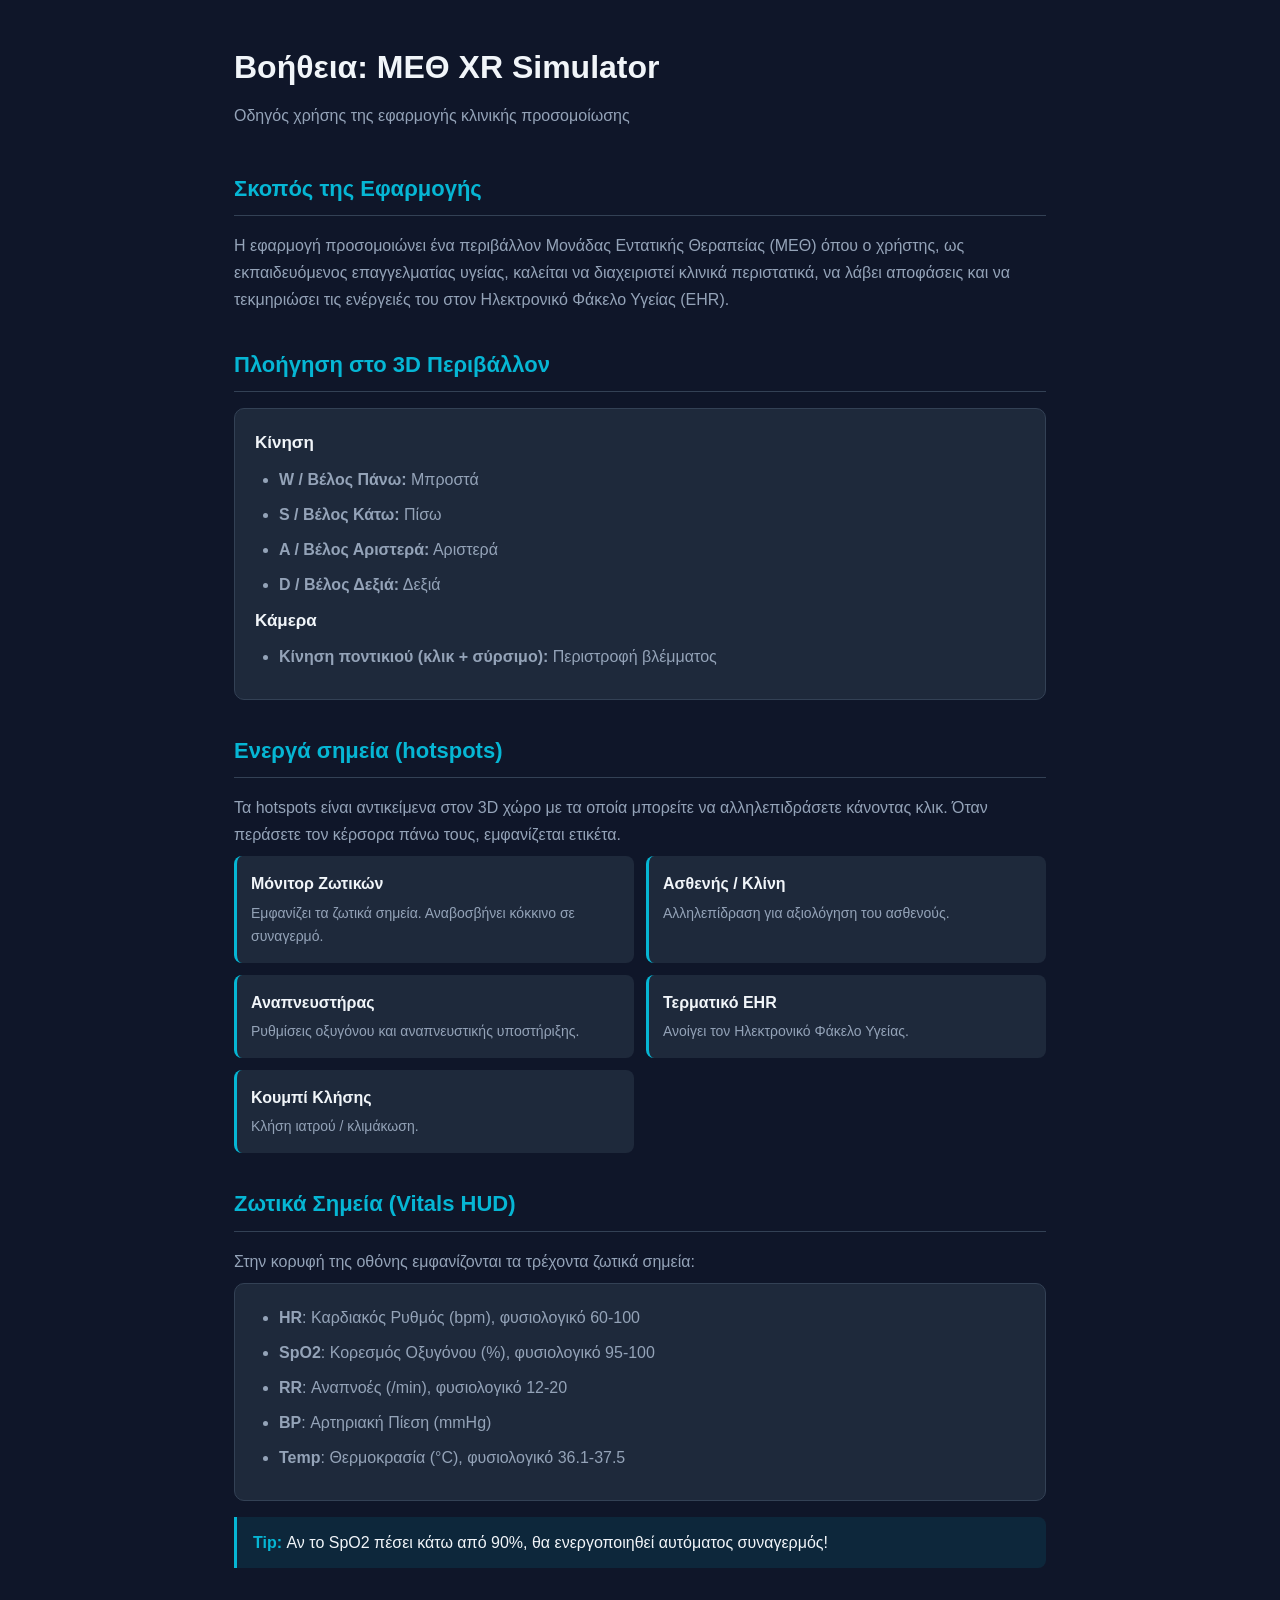
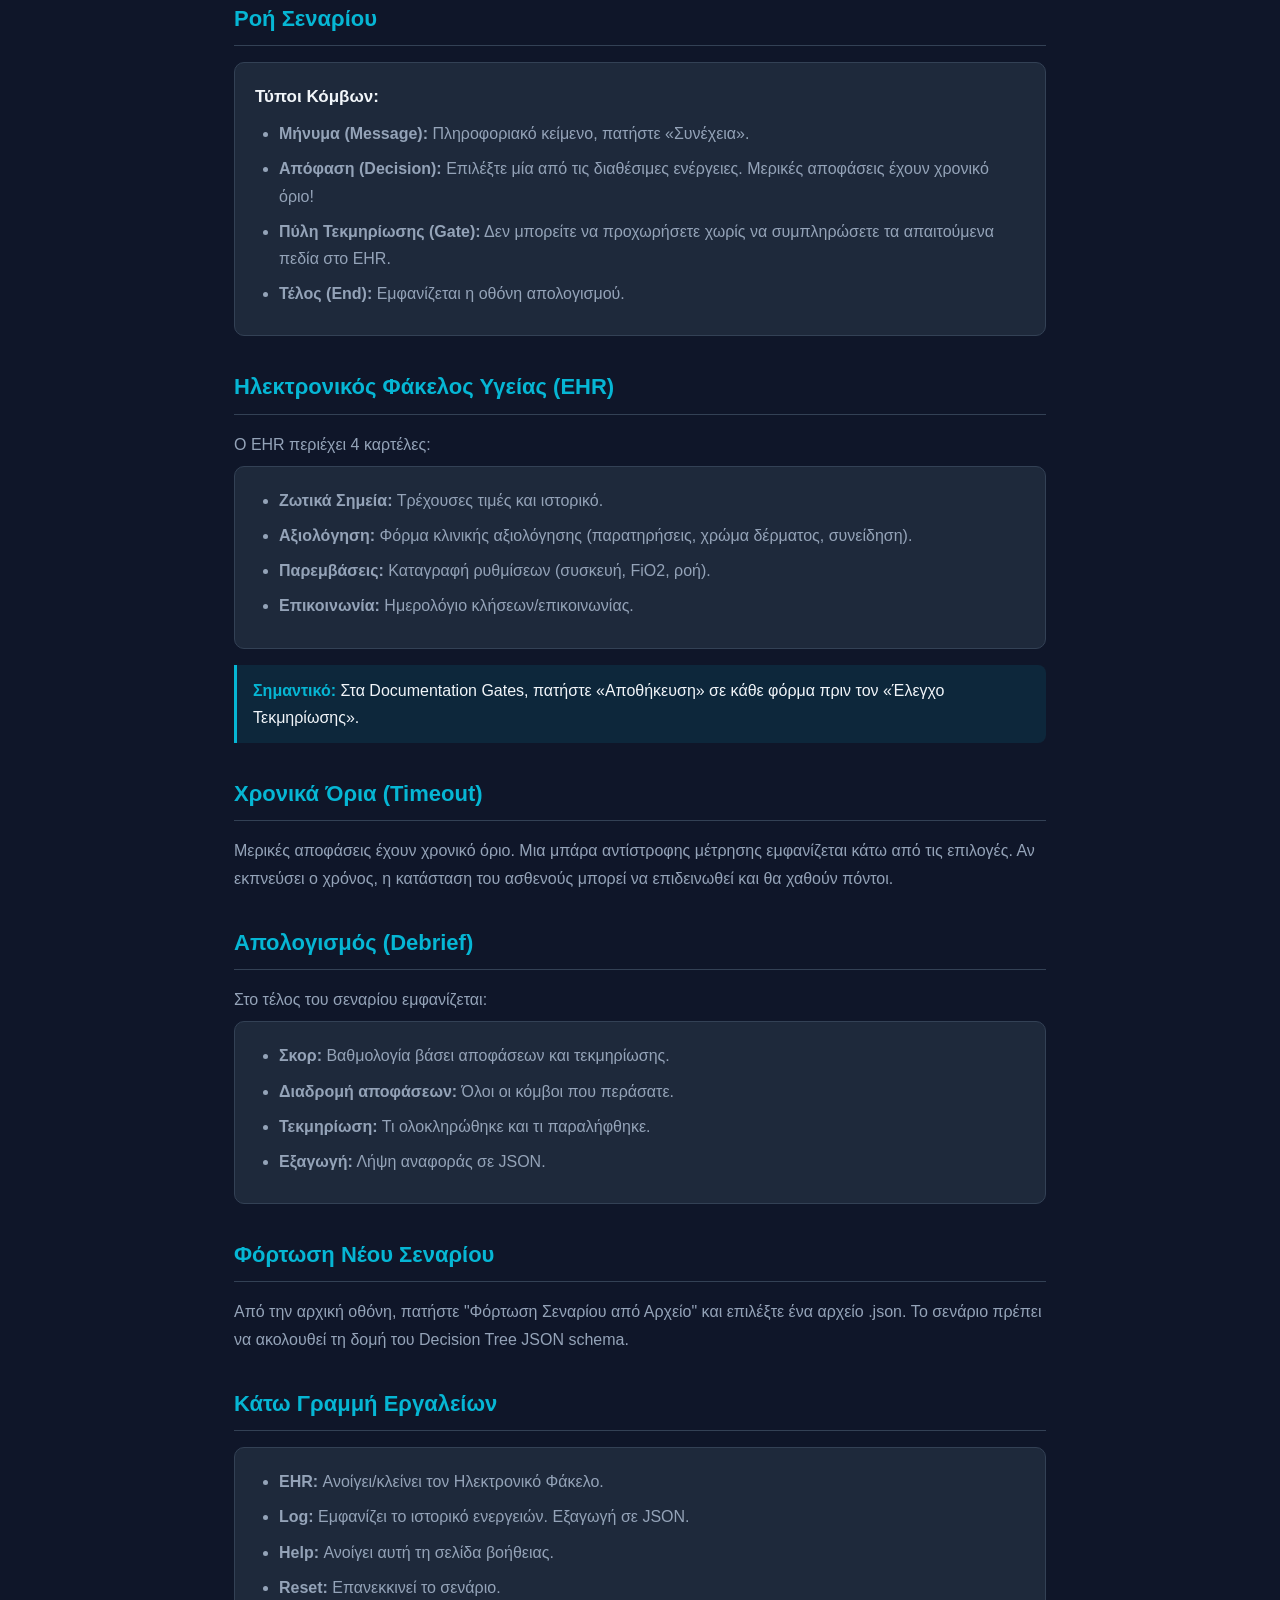
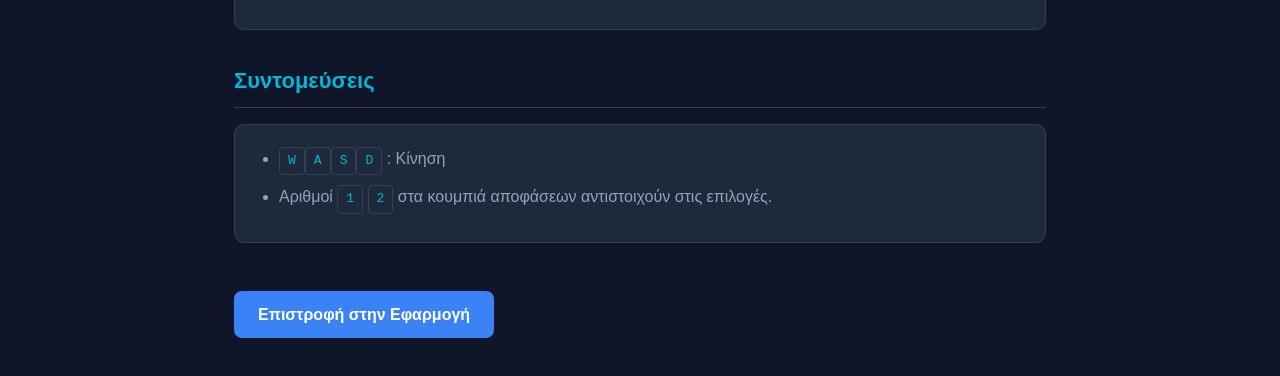
<file: icu-3d-simulation/ICU/help.html>
<!DOCTYPE html>
<html lang="el">
<head>
    <meta charset="UTF-8">
    <meta name="viewport" content="width=device-width, initial-scale=1.0">
    <title>Βοήθεια: ΜΕΘ XR Simulator</title>
    <style>
        :root {
            --bg: #0f1629;
            --card: #1e293b;
            --border: #334155;
            --text: #f1f5f9;
            --muted: #94a3b8;
            --cyan: #06b6d4;
            --blue: #3b82f6;
        }

        * {
            margin: 0;
            padding: 0;
            box-sizing: border-box;
        }

        body {
            font-family: -apple-system, BlinkMacSystemFont, 'Segoe UI', sans-serif;
            background: var(--bg);
            color: var(--text);
            line-height: 1.7;
        }

        .container {
            max-width: 860px;
            margin: 0 auto;
            padding: 40px 24px;
        }

        h1 {
            font-size: 32px;
            margin-bottom: 8px;
        }

        .subtitle {
            color: var(--muted);
            font-size: 16px;
            margin-bottom: 40px;
        }

        h2 {
            font-size: 22px;
            margin: 32px 0 16px;
            color: var(--cyan);
            border-bottom: 1px solid var(--border);
            padding-bottom: 8px;
        }

        h3 {
            font-size: 17px;
            margin: 20px 0 8px;
        }

        p, li {
            color: var(--muted);
            margin-bottom: 8px;
        }

        ul {
            padding-left: 24px;
        }

        .card {
            background: var(--card);
            border-radius: 10px;
            padding: 20px;
            margin-bottom: 16px;
            border: 1px solid var(--border);
        }

        .card h3 {
            color: var(--text);
            margin-top: 0;
        }

        .hotspot-grid {
            display: grid;
            grid-template-columns: 1fr 1fr;
            gap: 12px;
        }

        @media (max-width: 600px) {
            .hotspot-grid {
                grid-template-columns: 1fr;
            }
        }

        .hotspot-item {
            background: var(--card);
            border-radius: 8px;
            padding: 14px;
            border-left: 3px solid var(--cyan);
        }

        .hotspot-item strong {
            color: var(--text);
        }

        .hotspot-item p {
            margin: 4px 0 0;
            font-size: 14px;
        }

        .shortcut {
            display: inline-block;
            background: var(--card);
            border: 1px solid var(--border);
            padding: 2px 8px;
            border-radius: 4px;
            font-family: monospace;
            font-size: 13px;
            color: var(--cyan);
        }

        .tip {
            background: rgba(6, 182, 212, 0.1);
            border-left: 3px solid var(--cyan);
            padding: 12px 16px;
            border-radius: 0 8px 8px 0;
            margin: 16px 0;
        }

        .tip strong {
            color: var(--cyan);
        }

        .back-btn {
            display: inline-block;
            margin-top: 32px;
            padding: 10px 24px;
            background: var(--blue);
            color: white;
            border-radius: 8px;
            text-decoration: none;
            font-weight: 600;
        }

        .back-btn:hover {
            opacity: 0.9;
        }
    </style>
</head>
<body>
<div class="container">
    <h1>Βοήθεια: ΜΕΘ XR Simulator</h1>
    <p class="subtitle">Οδηγός χρήσης της εφαρμογής κλινικής προσομοίωσης</p>

    <h2>Σκοπός της Εφαρμογής</h2>
    <p>Η εφαρμογή προσομοιώνει ένα περιβάλλον Μονάδας Εντατικής Θεραπείας (ΜΕΘ) όπου ο χρήστης, ως εκπαιδευόμενος
        επαγγελματίας υγείας, καλείται να διαχειριστεί κλινικά περιστατικά, να λάβει αποφάσεις και να τεκμηριώσει τις
        ενέργειές του στον Ηλεκτρονικό Φάκελο Υγείας (EHR).</p>

    <h2>Πλοήγηση στο 3D Περιβάλλον</h2>
    <div class="card">
        <h3>Κίνηση</h3>
        <ul>
            <li><strong>W / Βέλος Πάνω:</strong> Μπροστά</li>
            <li><strong>S / Βέλος Κάτω:</strong> Πίσω</li>
            <li><strong>A / Βέλος Αριστερά:</strong> Αριστερά</li>
            <li><strong>D / Βέλος Δεξιά:</strong> Δεξιά</li>
        </ul>
        <h3>Κάμερα</h3>
        <ul>
            <li><strong>Κίνηση ποντικιού (κλικ + σύρσιμο):</strong> Περιστροφή βλέμματος</li>
        </ul>
    </div>

    <h2>Ενεργά σημεία (hotspots)</h2>
    <p>Τα hotspots είναι αντικείμενα στον 3D χώρο με τα οποία μπορείτε να αλληλεπιδράσετε κάνοντας κλικ. Όταν περάσετε
        τον κέρσορα πάνω τους, εμφανίζεται ετικέτα.</p>

    <div class="hotspot-grid">
        <div class="hotspot-item">
            <strong>Μόνιτορ Ζωτικών</strong>
            <p>Εμφανίζει τα ζωτικά σημεία. Αναβοσβήνει κόκκινο σε συναγερμό.</p>
        </div>
        <div class="hotspot-item">
            <strong>Ασθενής / Κλίνη</strong>
            <p>Αλληλεπίδραση για αξιολόγηση του ασθενούς.</p>
        </div>
        <div class="hotspot-item">
            <strong>Αναπνευστήρας</strong>
            <p>Ρυθμίσεις οξυγόνου και αναπνευστικής υποστήριξης.</p>
        </div>
        <div class="hotspot-item">
            <strong>Τερματικό EHR</strong>
            <p>Ανοίγει τον Ηλεκτρονικό Φάκελο Υγείας.</p>
        </div>
        <div class="hotspot-item">
            <strong>Κουμπί Κλήσης</strong>
            <p>Κλήση ιατρού / κλιμάκωση.</p>
        </div>
    </div>

    <h2>Ζωτικά Σημεία (Vitals HUD)</h2>
    <p>Στην κορυφή της οθόνης εμφανίζονται τα τρέχοντα ζωτικά σημεία:</p>
    <div class="card">
        <ul>
            <li><strong>HR</strong>: Καρδιακός Ρυθμός (bpm), φυσιολογικό 60-100</li>
            <li><strong>SpO2</strong>: Κορεσμός Οξυγόνου (%), φυσιολογικό 95-100</li>
            <li><strong>RR</strong>: Αναπνοές (/min), φυσιολογικό 12-20</li>
            <li><strong>BP</strong>: Αρτηριακή Πίεση (mmHg)</li>
            <li><strong>Temp</strong>: Θερμοκρασία (°C), φυσιολογικό 36.1-37.5</li>
        </ul>
    </div>
    <div class="tip"><strong>Tip:</strong> Αν το SpO2 πέσει κάτω από 90%, θα ενεργοποιηθεί αυτόματος συναγερμός!</div>

    <h2>Ροή Σεναρίου</h2>
    <div class="card">
        <h3>Τύποι Κόμβων:</h3>
        <ul>
            <li><strong>Μήνυμα (Message):</strong> Πληροφοριακό κείμενο, πατήστε «Συνέχεια».</li>
            <li><strong>Απόφαση (Decision):</strong> Επιλέξτε μία από τις διαθέσιμες ενέργειες. Μερικές αποφάσεις έχουν
                χρονικό όριο!
            </li>
            <li><strong>Πύλη Τεκμηρίωσης (Gate):</strong> Δεν μπορείτε να προχωρήσετε χωρίς να συμπληρώσετε τα
                απαιτούμενα πεδία στο EHR.
            </li>
            <li><strong>Τέλος (End):</strong> Εμφανίζεται η οθόνη απολογισμού.</li>
        </ul>
    </div>

    <h2>Ηλεκτρονικός Φάκελος Υγείας (EHR)</h2>
    <p>Ο EHR περιέχει 4 καρτέλες:</p>
    <div class="card">
        <ul>
            <li><strong>Ζωτικά Σημεία:</strong> Τρέχουσες τιμές και ιστορικό.</li>
            <li><strong>Αξιολόγηση:</strong> Φόρμα κλινικής αξιολόγησης (παρατηρήσεις, χρώμα δέρματος, συνείδηση).</li>
            <li><strong>Παρεμβάσεις:</strong> Καταγραφή ρυθμίσεων (συσκευή, FiO2, ροή).</li>
            <li><strong>Επικοινωνία:</strong> Ημερολόγιο κλήσεων/επικοινωνίας.</li>
        </ul>
    </div>
    <div class="tip"><strong>Σημαντικό:</strong> Στα Documentation Gates, πατήστε «Αποθήκευση» σε κάθε φόρμα πριν τον
        «Έλεγχο Τεκμηρίωσης».
    </div>

    <h2>Χρονικά Όρια (Timeout)</h2>
    <p>Μερικές αποφάσεις έχουν χρονικό όριο. Μια μπάρα αντίστροφης μέτρησης εμφανίζεται κάτω από τις επιλογές. Αν
        εκπνεύσει ο χρόνος, η κατάσταση του ασθενούς μπορεί να επιδεινωθεί και θα χαθούν πόντοι.</p>

    <h2>Απολογισμός (Debrief)</h2>
    <p>Στο τέλος του σεναρίου εμφανίζεται:</p>
    <div class="card">
        <ul>
            <li><strong>Σκορ:</strong> Βαθμολογία βάσει αποφάσεων και τεκμηρίωσης.</li>
            <li><strong>Διαδρομή αποφάσεων:</strong> Όλοι οι κόμβοι που περάσατε.</li>
            <li><strong>Τεκμηρίωση:</strong> Τι ολοκληρώθηκε και τι παραλήφθηκε.</li>
            <li><strong>Εξαγωγή:</strong> Λήψη αναφοράς σε JSON.</li>
        </ul>
    </div>

    <h2>Φόρτωση Νέου Σεναρίου</h2>
    <p>Από την αρχική οθόνη, πατήστε "Φόρτωση Σεναρίου από Αρχείο" και επιλέξτε ένα αρχείο .json. Το σενάριο πρέπει να
        ακολουθεί τη δομή του Decision Tree JSON schema.</p>

    <h2>Κάτω Γραμμή Εργαλείων</h2>
    <div class="card">
        <ul>
            <li><strong>EHR:</strong> Ανοίγει/κλείνει τον Ηλεκτρονικό Φάκελο.</li>
            <li><strong>Log:</strong> Εμφανίζει το ιστορικό ενεργειών. Εξαγωγή σε JSON.</li>
            <li><strong>Help:</strong> Ανοίγει αυτή τη σελίδα βοήθειας.</li>
            <li><strong>Reset:</strong> Επανεκκινεί το σενάριο.</li>
        </ul>
    </div>

    <h2>Συντομεύσεις</h2>
    <div class="card">
        <ul>
            <li><span class="shortcut">W</span><span class="shortcut">A</span><span class="shortcut">S</span><span
                    class="shortcut">D</span> : Κίνηση
            </li>
            <li>Αριθμοί <span class="shortcut">1</span> <span class="shortcut">2</span> στα κουμπιά αποφάσεων
                αντιστοιχούν στις επιλογές.
            </li>
        </ul>
    </div>

    <a href="index.html" class="back-btn">Επιστροφή στην Εφαρμογή</a>
</div>
</body>
</html>
</file>
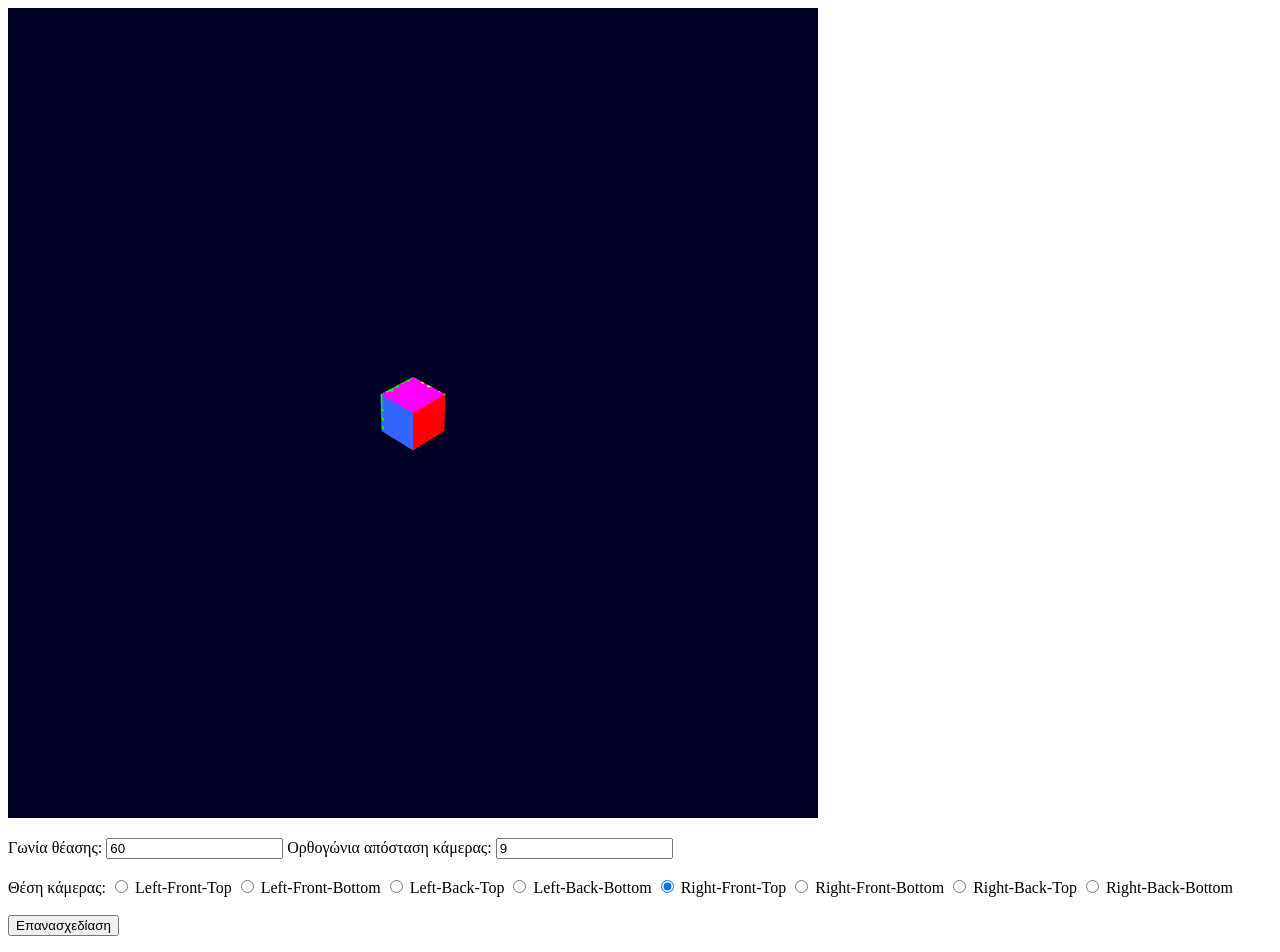
<file: webgl-graphics/webgl-graphics/version1.html>
<!DOCTYPE HTML>
<html>
<head>
<meta charset="UTF-8">
<script src="webgl-debug.js"></script>
<script src="gl-matrix-min.js"></script>

<script id="vShader" type="x-shader/x-vertex">
attribute vec4 aVertexPosition;
attribute vec4 aVertexColor;
uniform mat4 uModelTransform;
uniform mat4 uPerspectiveViewTransform;
varying vec4 vColor;
void main() {
	gl_Position =  uPerspectiveViewTransform * uModelTransform * aVertexPosition;
	vColor = aVertexColor;
}
</script>

<script id="fShader" type="x-shader/x-fragment">
precision mediump float;
varying vec4 vColor;
void main() {
	gl_FragColor = vColor;
}
</script>

<script>
var gl;
var canvas;
var shadersProgram;
var vertexPositionAttributePointer;
var vertexColorAttributePointer;
var modelUniformPointer;
var perspectiveViewUniformPointer;
var vertexBuffer;
var colorBuffer;
var indexBuffer;
var finalMatrix = new Float32Array(16);
var perspectiveMatrix = new Float32Array(16);
var viewMatrix = new Float32Array(16);
var pvMatrix = new Float32Array(16);

var viewAngle = 60.0; // γωνία θέασης 
var camPosition = [9.0, 9.0, 9.0]; // θέση κάμερας
var camOrthoDistance = 9.0; // ορθογώνια απόσταση


function createGLContext(inCanvas) {
	var outContext = null;
	outContext = inCanvas.getContext("webgl");
		if (!outContext)
			outContext = inCanvas.getContext("experimental-webgl");
		if (!outContext)
			alert("WebGL rendering context creation error.");

	return outContext;
}

function createCompileShader(shaderType, shaderSource) {
	var outShader = gl.createShader(shaderType);
	gl.shaderSource(outShader, shaderSource);
	gl.compileShader(outShader);
	if (!gl.getShaderParameter(outShader, gl.COMPILE_STATUS)) {
		alert( "Shader compilation error. " + gl.getShaderInfoLog(outShader) );
		gl.deleteShader(outShader);
		outShader = null;
	}
	return outShader;
}

function initShaders() {
	var vertexShaderSource = document.getElementById("vShader").textContent;
	var fragmentShaderSource = document.getElementById("fShader").textContent;
	var vertexShader = createCompileShader(gl.VERTEX_SHADER, vertexShaderSource);
	var fragmentShader = createCompileShader(gl.FRAGMENT_SHADER, fragmentShaderSource);
	shadersProgram = gl.createProgram();
	gl.attachShader(shadersProgram, vertexShader);
	gl.attachShader(shadersProgram, fragmentShader);
	gl.linkProgram(shadersProgram);
	if (!gl.getProgramParameter(shadersProgram, gl.LINK_STATUS)) {
		alert("Shaders linking error.");
	}
	gl.useProgram(shadersProgram);
	vertexPositionAttributePointer = gl.getAttribLocation(shadersProgram, "aVertexPosition");
	gl.enableVertexAttribArray(vertexPositionAttributePointer);
	vertexColorAttributePointer = gl.getAttribLocation(shadersProgram, "aVertexColor");
	gl.enableVertexAttribArray(vertexColorAttributePointer);
	modelUniformPointer = gl.getUniformLocation(shadersProgram, "uModelTransform");
	perspectiveViewUniformPointer = gl.getUniformLocation(shadersProgram, "uPerspectiveViewTransform");
}

function initBuffers() {
	// Κορυφές κύβου, 24 κορυφές με 4 συντεταγμένες ανά κορυφή
	var cubeVertices = new Float32Array([
		// Όψη A μπροστά y = +0.5
		-0.5,  0.5, -0.5, 1.0,
		 0.5,  0.5, -0.5, 1.0,
		 0.5,  0.5,  0.5, 1.0,
		-0.5,  0.5,  0.5, 1.0,
		// Όψη B πίσω y = -0.5
		 0.5, -0.5, -0.5, 1.0,
		-0.5, -0.5, -0.5, 1.0,
		-0.5, -0.5,  0.5, 1.0,
		 0.5, -0.5,  0.5, 1.0,
		// Όψη C δεξιά x = +0.5
		 0.5,  0.5, -0.5, 1.0,
		 0.5, -0.5, -0.5, 1.0,
		 0.5, -0.5,  0.5, 1.0,
		 0.5,  0.5,  0.5, 1.0,
		// Όψη D αριστερά x = -0.5
		-0.5, -0.5, -0.5, 1.0,
		-0.5,  0.5, -0.5, 1.0,
		-0.5,  0.5,  0.5, 1.0,
		-0.5, -0.5,  0.5, 1.0,
		// Όψη E πάνω z = +0.5
		-0.5,  0.5,  0.5, 1.0,
		 0.5,  0.5,  0.5, 1.0,
		 0.5, -0.5,  0.5, 1.0,
		-0.5, -0.5,  0.5, 1.0,
		// Όψη F κάτω z = -0.5
		-0.5, -0.5, -0.5, 1.0,
		 0.5, -0.5, -0.5, 1.0,
		 0.5,  0.5, -0.5, 1.0,
		-0.5,  0.5, -0.5, 1.0
	]);
	vertexBuffer = gl.createBuffer();
	gl.bindBuffer(gl.ARRAY_BUFFER, vertexBuffer);
	gl.bufferData(gl.ARRAY_BUFFER, cubeVertices, gl.STATIC_DRAW);
	vertexBuffer.itemSize = 4;
	vertexBuffer.itemCount = 24;

	// Χρωματα οψεων
	var cubeColors = new Float32Array([
		// Όψη A κόκκινο
		1.0, 0.0, 0.0, 1.0,
		1.0, 0.0, 0.0, 1.0,
		1.0, 0.0, 0.0, 1.0,
		1.0, 0.0, 0.0, 1.0,
		// Όψη B πράσινο
		0.0, 1.0, 0.0, 1.0,
		0.0, 1.0, 0.0, 1.0,
		0.0, 1.0, 0.0, 1.0,
		0.0, 1.0, 0.0, 1.0,
		// Όψη C μπλε
		0.2, 0.4, 1.0, 1.0,
		0.2, 0.4, 1.0, 1.0,
		0.2, 0.4, 1.0, 1.0,
		0.2, 0.4, 1.0, 1.0,
		// Όψη D κίτρινο
		1.0, 1.0, 0.0, 1.0,
		1.0, 1.0, 0.0, 1.0,
		1.0, 1.0, 0.0, 1.0,
		1.0, 1.0, 0.0, 1.0,
		// Όψη E ματζέντα
		1.0, 0.0, 1.0, 1.0,
		1.0, 0.0, 1.0, 1.0,
		1.0, 0.0, 1.0, 1.0,
		1.0, 0.0, 1.0, 1.0,
		// Όψη F κυανό
		0.0, 1.0, 1.0, 1.0,
		0.0, 1.0, 1.0, 1.0,
		0.0, 1.0, 1.0, 1.0,
		0.0, 1.0, 1.0, 1.0
	]);
	colorBuffer = gl.createBuffer();
	gl.bindBuffer(gl.ARRAY_BUFFER, colorBuffer);
	gl.bufferData(gl.ARRAY_BUFFER, cubeColors, gl.STATIC_DRAW);
	colorBuffer.itemSize = 4;
	colorBuffer.itemCount = 24;

	// Ορισμός τριγώνων για καθε όψη
	var indexMatrix = new Uint16Array([
		 0,  1,  2,   0,  2,  3,   // Όψη A
		 4,  5,  6,   4,  6,  7,   // Όψη B
		 8,  9, 10,   8, 10, 11,   // Όψη C
		12, 13, 14,  12, 14, 15,   // Όψη D
		16, 17, 18,  16, 18, 19,   // Όψη E
		20, 21, 22,  20, 22, 23    // Όψη F
	]);
	indexBuffer = gl.createBuffer();
	gl.bindBuffer(gl.ELEMENT_ARRAY_BUFFER, indexBuffer);
	gl.bufferData(gl.ELEMENT_ARRAY_BUFFER, indexMatrix, gl.STATIC_DRAW);
	indexBuffer.itemCount = 36;
}

function drawScene() {
	// Τοποθέτηση κάμερας 
	glMatrix.mat4.lookAt(viewMatrix, camPosition, [0,0,0], [0,0,1]);

	// Προβολή προοπτικής
	var farPlane = 100 * camOrthoDistance;
	if (farPlane < 9000) farPlane = 9000;
	glMatrix.mat4.perspective(perspectiveMatrix, viewAngle*Math.PI/180.0, 1, 0.0001, farPlane);
	glMatrix.mat4.multiply(pvMatrix, perspectiveMatrix, viewMatrix);
	gl.uniformMatrix4fv(perspectiveViewUniformPointer, false, pvMatrix);

	gl.clear(gl.COLOR_BUFFER_BIT | gl.DEPTH_BUFFER_BIT);

	// Σχεδίαση κύβου
	gl.bindBuffer(gl.ARRAY_BUFFER, vertexBuffer);
	gl.vertexAttribPointer(vertexPositionAttributePointer, vertexBuffer.itemSize, gl.FLOAT, false, 0, 0);
	gl.bindBuffer(gl.ARRAY_BUFFER, colorBuffer);
	gl.vertexAttribPointer(vertexColorAttributePointer, colorBuffer.itemSize, gl.FLOAT, false, 0, 0);
	gl.bindBuffer(gl.ELEMENT_ARRAY_BUFFER, indexBuffer);

	glMatrix.mat4.identity(finalMatrix);
	gl.uniformMatrix4fv(modelUniformPointer, false, finalMatrix);
	gl.drawElements(gl.TRIANGLES, indexBuffer.itemCount, gl.UNSIGNED_SHORT, 0);
}

function main() {
	minDimension = Math.min(window.innerHeight, window.innerWidth);
	canvas = document.getElementById("sceneCanvas");
	canvas.width = 0.9*minDimension;
	canvas.height = 0.9*minDimension;
	gl = WebGLDebugUtils.makeDebugContext(createGLContext(canvas));
	initShaders();
	initBuffers();
	// Σκούρο μπλε φόντο 
	gl.clearColor(0.0, 0.0, 0.15, 1.0);
	gl.viewport(0, 0, gl.drawingBufferWidth, gl.drawingBufferHeight);
	gl.enable(gl.DEPTH_TEST);
	drawScene();
}

// Επανασχεδίαση της σκηνής με νέα δεδομένα
function redraw() {
	// Διάβασε τη γωνία θέασης
	var txtViewAngle;
	txtViewAngle = document.getElementById("viewAngleTxt").value;
	var numViewAngle = parseFloat(txtViewAngle);
	viewAngle = numViewAngle;

	// Διάβασε την ορθογώνια απόσταση κάμερας
	var txtCamOrthoDistance;
	txtCamOrthoDistance = document.getElementById("camOrthoDistanceTxt").value;
	var numCamOrthoDistance = parseFloat(txtCamOrthoDistance);
	camOrthoDistance = numCamOrthoDistance;

	// Διάβασε ποιο radio είναι επιλεγμένο
	var radios = document.getElementsByName("camPos");
	var sel = null;
	for (var i = 0; i < radios.length; i++)
		if (radios[i].checked) { sel = radios[i].value; break; }

	var D = camOrthoDistance;
	switch(sel) {
		case "LFT": camPosition = [-D,  D,  D]; break;
		case "LFB": camPosition = [-D,  D, -D]; break;
		case "LBT": camPosition = [-D, -D,  D]; break;
		case "LBB": camPosition = [-D, -D, -D]; break;
		case "RFT": camPosition = [ D,  D,  D]; break;
		case "RFB": camPosition = [ D,  D, -D]; break;
		case "RBT": camPosition = [ D, -D,  D]; break;
		case "RBB": camPosition = [ D, -D, -D]; break;
	}

	drawScene();
}
 </script>

 </head>

<body onload="main()">
<canvas id="sceneCanvas"></canvas>
<p>
Γωνία θέασης:
<input type="text" id="viewAngleTxt" value="60" autocomplete="off">
Ορθογώνια απόσταση κάμερας:
<input type="text" id="camOrthoDistanceTxt" value="9" autocomplete="off">
<br><br>
Θέση κάμερας:
<input type="radio" name="camPos" value="LFT"> Left-Front-Top
<input type="radio" name="camPos" value="LFB"> Left-Front-Bottom
<input type="radio" name="camPos" value="LBT"> Left-Back-Top
<input type="radio" name="camPos" value="LBB"> Left-Back-Bottom
<input type="radio" name="camPos" value="RFT" checked> Right-Front-Top
<input type="radio" name="camPos" value="RFB"> Right-Front-Bottom
<input type="radio" name="camPos" value="RBT"> Right-Back-Top
<input type="radio" name="camPos" value="RBB"> Right-Back-Bottom
<br><br>
<button onclick="redraw()">Επανασχεδίαση</button>
</p>
</body>
</html>
</file>
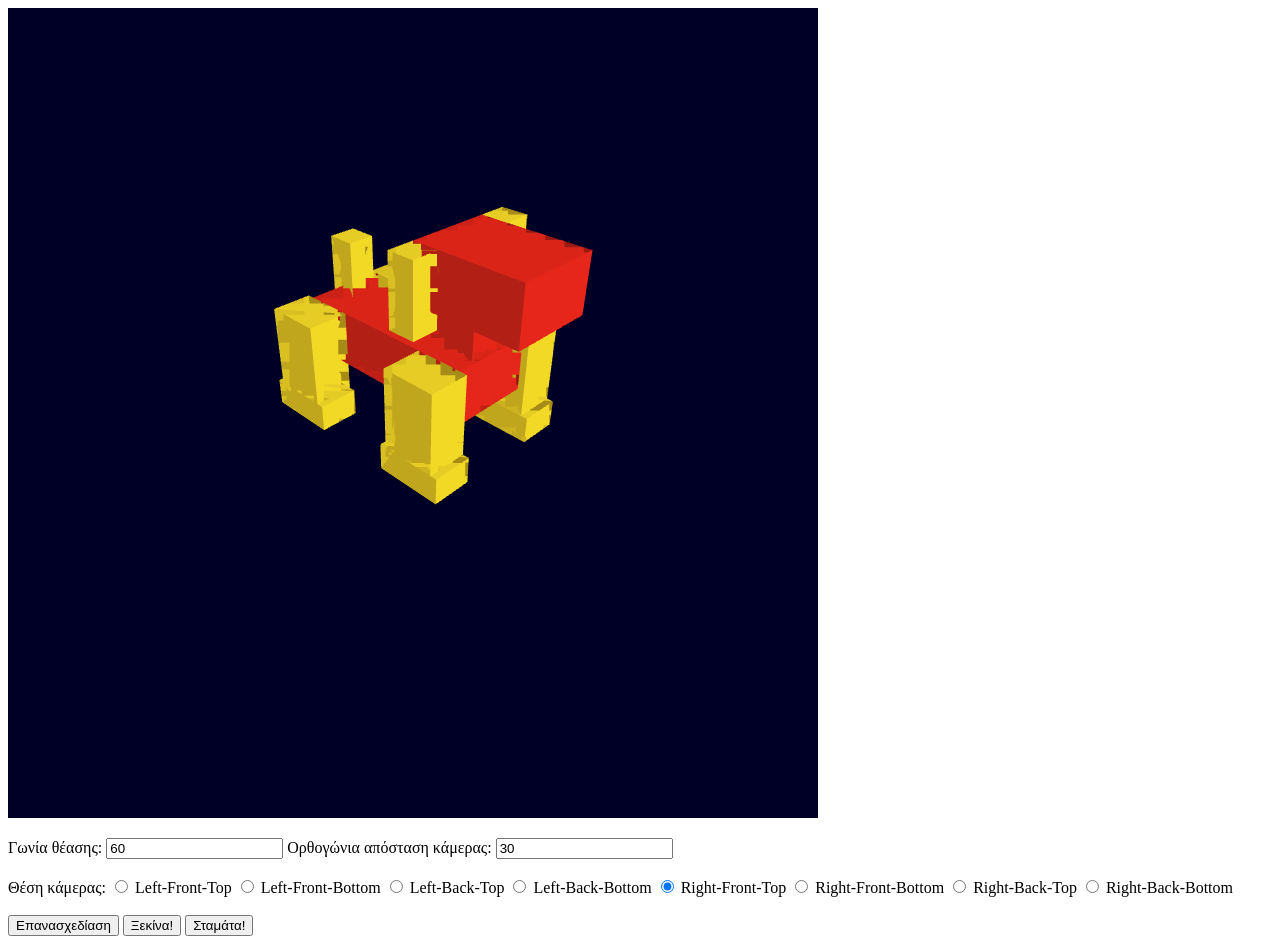
<file: webgl-graphics/webgl-graphics/version2.html>
<!DOCTYPE HTML>
<html>
<head>
<meta charset="UTF-8">
<script src="webgl-debug.js"></script>
<script src="gl-matrix-min.js"></script>

<script id="vShader" type="x-shader/x-vertex">
attribute vec4 aVertexPosition;
attribute vec4 aVertexColor;
uniform mat4 uModelTransform;
uniform mat4 uPerspectiveViewTransform;
varying vec4 vColor;
void main() {
	gl_Position =  uPerspectiveViewTransform * uModelTransform * aVertexPosition;
	vColor = aVertexColor;
}
</script>

<script id="fShader" type="x-shader/x-fragment">
precision mediump float;
varying vec4 vColor;
void main() {
	gl_FragColor = vColor;
}
</script>

<script>
var gl;
var canvas;
var shadersProgram;
var vertexPositionAttributePointer;
var vertexColorAttributePointer;
var modelUniformPointer;
var perspectiveViewUniformPointer;
var vertexBuffer;
var indexBuffer;
var bodyColorBuffer; // αποχρώσεις κόκκινου
var legColorBuffer; // αποχρώσεις κίτρινου
var scalingMatrix = new Float32Array(16);
var translationMatrix = new Float32Array(16);
var finalMatrix = new Float32Array(16);
var perspectiveMatrix = new Float32Array(16);
var viewMatrix = new Float32Array(16);
var pvMatrix = new Float32Array(16);

var viewAngle = 60.0; // γωνία θέασης 
var camPosition = [30.0, 30.0, 30.0]; // θέση κάμερας
var camOrthoDistance = 30.0; // ορθογώνια απόσταση

var requestID = 0;
var totalAngle = 0.0; // γωνία περιστροφής της κάμερας
var totalZ = 10.0; // ύψος κάμερας
var zDirection = 1; // για ανέβα-κατέβα στο ύψος
var stepAngle = 1.5; // βήμα γωνίας
var stepZ = 0.15; // βήμα ύψους


function createGLContext(inCanvas) {
	var outContext = null;
	outContext = inCanvas.getContext("webgl");
		if (!outContext)
			outContext = inCanvas.getContext("experimental-webgl");
		if (!outContext)
			alert("WebGL rendering context creation error.");

	return outContext;
}

function createCompileShader(shaderType, shaderSource) {
	var outShader = gl.createShader(shaderType);
	gl.shaderSource(outShader, shaderSource);
	gl.compileShader(outShader);
	if (!gl.getShaderParameter(outShader, gl.COMPILE_STATUS)) {
		alert( "Shader compilation error. " + gl.getShaderInfoLog(outShader) );
		gl.deleteShader(outShader);
		outShader = null;
	}
	return outShader;
}

function initShaders() {
	var vertexShaderSource = document.getElementById("vShader").textContent;
	var fragmentShaderSource = document.getElementById("fShader").textContent;
	var vertexShader = createCompileShader(gl.VERTEX_SHADER, vertexShaderSource);
	var fragmentShader = createCompileShader(gl.FRAGMENT_SHADER, fragmentShaderSource);
	shadersProgram = gl.createProgram();
	gl.attachShader(shadersProgram, vertexShader);
	gl.attachShader(shadersProgram, fragmentShader);
	gl.linkProgram(shadersProgram);
	if (!gl.getProgramParameter(shadersProgram, gl.LINK_STATUS)) {
		alert("Shaders linking error.");
	}
	gl.useProgram(shadersProgram);
	vertexPositionAttributePointer = gl.getAttribLocation(shadersProgram, "aVertexPosition");
	gl.enableVertexAttribArray(vertexPositionAttributePointer);
	vertexColorAttributePointer = gl.getAttribLocation(shadersProgram, "aVertexColor");
	gl.enableVertexAttribArray(vertexColorAttributePointer);
	modelUniformPointer = gl.getUniformLocation(shadersProgram, "uModelTransform");
	perspectiveViewUniformPointer = gl.getUniformLocation(shadersProgram, "uPerspectiveViewTransform");
}

function initBuffers() {
	// Κορυφές κύβου, 24 κορυφές με 4 συντεταγμένες ανά κορυφή
	var cubeVertices = new Float32Array([
		// Όψη A μπροστά y = +0.5
		-0.5,  0.5, -0.5, 1.0,
		 0.5,  0.5, -0.5, 1.0,
		 0.5,  0.5,  0.5, 1.0,
		-0.5,  0.5,  0.5, 1.0,
		// Όψη B πίσω y = -0.5
		 0.5, -0.5, -0.5, 1.0,
		-0.5, -0.5, -0.5, 1.0,
		-0.5, -0.5,  0.5, 1.0,
		 0.5, -0.5,  0.5, 1.0,
		// Όψη C δεξιά x = +0.5
		 0.5,  0.5, -0.5, 1.0,
		 0.5, -0.5, -0.5, 1.0,
		 0.5, -0.5,  0.5, 1.0,
		 0.5,  0.5,  0.5, 1.0,
		// Όψη D αριστερά x = -0.5
		-0.5, -0.5, -0.5, 1.0,
		-0.5,  0.5, -0.5, 1.0,
		-0.5,  0.5,  0.5, 1.0,
		-0.5, -0.5,  0.5, 1.0,
		// Όψη E πάνω z = +0.5
		-0.5,  0.5,  0.5, 1.0,
		 0.5,  0.5,  0.5, 1.0,
		 0.5, -0.5,  0.5, 1.0,
		-0.5, -0.5,  0.5, 1.0,
		// Όψη F κάτω z = -0.5
		-0.5, -0.5, -0.5, 1.0,
		 0.5, -0.5, -0.5, 1.0,
		 0.5,  0.5, -0.5, 1.0,
		-0.5,  0.5, -0.5, 1.0
	]);
	vertexBuffer = gl.createBuffer();
	gl.bindBuffer(gl.ARRAY_BUFFER, vertexBuffer);
	gl.bufferData(gl.ARRAY_BUFFER, cubeVertices, gl.STATIC_DRAW);
	vertexBuffer.itemSize = 4;
	vertexBuffer.itemCount = 24;

	// Αποχρώσεις κόκκινου για κορμό, λαιμό, κεφάλι
	var bodyColors = new Float32Array([
		// Όψη A
		0.90, 0.15, 0.10, 1.0,
		0.90, 0.15, 0.10, 1.0,
		0.90, 0.15, 0.10, 1.0,
		0.90, 0.15, 0.10, 1.0,
		// Όψη B
		0.80, 0.13, 0.09, 1.0,
		0.80, 0.13, 0.09, 1.0,
		0.80, 0.13, 0.09, 1.0,
		0.80, 0.13, 0.09, 1.0,
		// Όψη C
		0.70, 0.12, 0.08, 1.0,
		0.70, 0.12, 0.08, 1.0,
		0.70, 0.12, 0.08, 1.0,
		0.70, 0.12, 0.08, 1.0,
		// Όψη D
		0.60, 0.10, 0.07, 1.0,
		0.60, 0.10, 0.07, 1.0,
		0.60, 0.10, 0.07, 1.0,
		0.60, 0.10, 0.07, 1.0,
		// Όψη E
		0.85, 0.14, 0.09, 1.0,
		0.85, 0.14, 0.09, 1.0,
		0.85, 0.14, 0.09, 1.0,
		0.85, 0.14, 0.09, 1.0,
		// Όψη F
		0.75, 0.12, 0.08, 1.0,
		0.75, 0.12, 0.08, 1.0,
		0.75, 0.12, 0.08, 1.0,
		0.75, 0.12, 0.08, 1.0
	]);
	bodyColorBuffer = gl.createBuffer();
	gl.bindBuffer(gl.ARRAY_BUFFER, bodyColorBuffer);
	gl.bufferData(gl.ARRAY_BUFFER, bodyColors, gl.STATIC_DRAW);
	bodyColorBuffer.itemSize = 4;
	bodyColorBuffer.itemCount = 24;

	// Αποχρώσεις κίτρινου για πόδια, πατούσες, ουρά, αυτιά
	var legColors = new Float32Array([
		// Όψη A
		0.95, 0.85, 0.15, 1.0,
		0.95, 0.85, 0.15, 1.0,
		0.95, 0.85, 0.15, 1.0,
		0.95, 0.85, 0.15, 1.0,
		// Όψη B
		0.85, 0.75, 0.13, 1.0,
		0.85, 0.75, 0.13, 1.0,
		0.85, 0.75, 0.13, 1.0,
		0.85, 0.75, 0.13, 1.0,
		// Όψη C
		0.75, 0.65, 0.11, 1.0,
		0.75, 0.65, 0.11, 1.0,
		0.75, 0.65, 0.11, 1.0,
		0.75, 0.65, 0.11, 1.0,
		// Όψη D
		0.65, 0.55, 0.09, 1.0,
		0.65, 0.55, 0.09, 1.0,
		0.65, 0.55, 0.09, 1.0,
		0.65, 0.55, 0.09, 1.0,
		// Όψη E
		0.90, 0.80, 0.14, 1.0,
		0.90, 0.80, 0.14, 1.0,
		0.90, 0.80, 0.14, 1.0,
		0.90, 0.80, 0.14, 1.0,
		// Όψη F
		0.80, 0.70, 0.12, 1.0,
		0.80, 0.70, 0.12, 1.0,
		0.80, 0.70, 0.12, 1.0,
		0.80, 0.70, 0.12, 1.0
	]);
	legColorBuffer = gl.createBuffer();
	gl.bindBuffer(gl.ARRAY_BUFFER, legColorBuffer);
	gl.bufferData(gl.ARRAY_BUFFER, legColors, gl.STATIC_DRAW);
	legColorBuffer.itemSize = 4;
	legColorBuffer.itemCount = 24;

	// Ορισμός τριγώνων για καθε όψη
	var indexMatrix = new Uint16Array([
		 0,  1,  2,   0,  2,  3,   // Όψη A
		 4,  5,  6,   4,  6,  7,   // Όψη B
		 8,  9, 10,   8, 10, 11,   // Όψη C
		12, 13, 14,  12, 14, 15,   // Όψη D
		16, 17, 18,  16, 18, 19,   // Όψη E
		20, 21, 22,  20, 22, 23    // Όψη F
	]);
	indexBuffer = gl.createBuffer();
	gl.bindBuffer(gl.ELEMENT_ARRAY_BUFFER, indexBuffer);
	gl.bufferData(gl.ELEMENT_ARRAY_BUFFER, indexMatrix, gl.STATIC_DRAW);
	indexBuffer.itemCount = 36;
}

// Σχεδιάζει του κυβου
function drawBox(sx, sy, sz, tx, ty, tz, colorBuf) {
	gl.bindBuffer(gl.ARRAY_BUFFER, colorBuf);
	gl.vertexAttribPointer(vertexColorAttributePointer, colorBuf.itemSize, gl.FLOAT, false, 0, 0);

	glMatrix.mat4.fromScaling(scalingMatrix, [sx, sy, sz]);
	glMatrix.mat4.fromTranslation(translationMatrix, [tx, ty, tz]);
	glMatrix.mat4.multiply(finalMatrix, translationMatrix, scalingMatrix);
	gl.uniformMatrix4fv(modelUniformPointer, false, finalMatrix);
	gl.drawElements(gl.TRIANGLES, indexBuffer.itemCount, gl.UNSIGNED_SHORT, 0);
}

// Διαστασεις για σχεδιασμο του σκύλου
function drawDog() {
	// Πατούσες
	drawBox(3, 5, 2, -4.5, -5.5, 1, legColorBuffer);
	drawBox(3, 5, 2,  4.5, -5.5, 1, legColorBuffer);
	drawBox(3, 5, 2, -4.5,  5.5, 1, legColorBuffer);
	drawBox(3, 5, 2,  4.5,  5.5, 1, legColorBuffer);
	// Πόδια
	drawBox(3, 4, 6, -4.5, -5.5, 5, legColorBuffer);
	drawBox(3, 4, 6,  4.5, -5.5, 5, legColorBuffer);
	drawBox(3, 4, 6, -4.5,  5.5, 5, legColorBuffer);
	drawBox(3, 4, 6,  4.5,  5.5, 5, legColorBuffer);
	// Κορμός
	drawBox(6, 14, 4, 0, 0, 6, bodyColorBuffer);
	// Λαιμός
	drawBox(4, 4, 3, 0, 5, 9.5, bodyColorBuffer);
	// Κεφάλι
	drawBox(6, 8, 4, 0, 7, 13, bodyColorBuffer);
	// Αυτιά
	drawBox(2, 2, 5, -4, 4, 12.5, legColorBuffer);
	drawBox(2, 2, 5,  4, 4, 12.5, legColorBuffer);
	// Ουρά
	drawBox(2, 2, 4, 0, -6, 10, legColorBuffer);
}

function drawScene() {
	// Τοποθέτηση κάμερας 
	glMatrix.mat4.lookAt(viewMatrix, camPosition, [0,0,0], [0,0,1]);

	// Προβολή προοπτικής
	var farPlane = 100 * camOrthoDistance;
	if (farPlane < 9000) farPlane = 9000;
	glMatrix.mat4.perspective(perspectiveMatrix, viewAngle*Math.PI/180.0, 1, 0.0001, farPlane);
	glMatrix.mat4.multiply(pvMatrix, perspectiveMatrix, viewMatrix);
	gl.uniformMatrix4fv(perspectiveViewUniformPointer, false, pvMatrix);

	gl.clear(gl.COLOR_BUFFER_BIT | gl.DEPTH_BUFFER_BIT);

	// Σχεδίαση σκύλου
	gl.bindBuffer(gl.ARRAY_BUFFER, vertexBuffer);
	gl.vertexAttribPointer(vertexPositionAttributePointer, vertexBuffer.itemSize, gl.FLOAT, false, 0, 0);
	gl.bindBuffer(gl.ELEMENT_ARRAY_BUFFER, indexBuffer);

	drawDog();
}

function main() {
	minDimension = Math.min(window.innerHeight, window.innerWidth);
	canvas = document.getElementById("sceneCanvas");
	canvas.width = 0.9*minDimension;
	canvas.height = 0.9*minDimension;
	gl = WebGLDebugUtils.makeDebugContext(createGLContext(canvas));
	initShaders();
	initBuffers();
	// Σκούρο μπλε φόντο 
	gl.clearColor(0.0, 0.0, 0.15, 1.0);
	gl.viewport(0, 0, gl.drawingBufferWidth, gl.drawingBufferHeight);
	gl.enable(gl.DEPTH_TEST);
	drawScene();
}

// Επανασχεδίαση της σκηνής με νέα δεδομένα
function redraw() {
	// Διάβασε τη γωνία θέασης
	var txtViewAngle;
	txtViewAngle = document.getElementById("viewAngleTxt").value;
	var numViewAngle = parseFloat(txtViewAngle);
	viewAngle = numViewAngle;

	// Διάβασε την ορθογώνια απόσταση κάμερας
	var txtCamOrthoDistance;
	txtCamOrthoDistance = document.getElementById("camOrthoDistanceTxt").value;
	var numCamOrthoDistance = parseFloat(txtCamOrthoDistance);
	camOrthoDistance = numCamOrthoDistance;

	// Διάβασε ποιο radio είναι επιλεγμένο
	var radios = document.getElementsByName("camPos");
	var sel = null;
	for (var i = 0; i < radios.length; i++)
		if (radios[i].checked) { sel = radios[i].value; break; }

	var D = camOrthoDistance;
	switch(sel) {
		case "LFT": camPosition = [-D,  D,  D]; break;
		case "LFB": camPosition = [-D,  D, -D]; break;
		case "LBT": camPosition = [-D, -D,  D]; break;
		case "LBB": camPosition = [-D, -D, -D]; break;
		case "RFT": camPosition = [ D,  D,  D]; break;
		case "RFB": camPosition = [ D,  D, -D]; break;
		case "RBT": camPosition = [ D, -D,  D]; break;
		case "RBB": camPosition = [ D, -D, -D]; break;
	}

	drawScene();
}

// Ξεκινάει η κίνηση της κάμερας
function startAnimation() {
	if (requestID == 0)
		requestID = window.requestAnimationFrame(animationStep);
}

function animationStep() {
	// Ενημέρωση γωνίας περιστροφής
	totalAngle += stepAngle*Math.PI/180.0;
	if (totalAngle >= 2*Math.PI) totalAngle -= 2*Math.PI;

	// Ανέβα-κατέβα κάμερας
	totalZ += zDirection*stepZ;
	if (totalZ > camOrthoDistance)  { totalZ = camOrthoDistance;  zDirection = -1; }
	if (totalZ < -camOrthoDistance) { totalZ = -camOrthoDistance; zDirection =  1; }

	// Νέα θέση κάμερας
	var r = camOrthoDistance;
	var x = r*Math.cos(totalAngle);
	var y = r*Math.sin(totalAngle);
	camPosition = [x, y, totalZ];

	drawScene();
	requestID = window.requestAnimationFrame(animationStep);
}

function stopAnimation() {
	window.cancelAnimationFrame(requestID);
	requestID = 0;
}
 </script>

 </head>

<body onload="main()">
<canvas id="sceneCanvas"></canvas>
<p>
Γωνία θέασης:
<input type="text" id="viewAngleTxt" value="60" autocomplete="off">
Ορθογώνια απόσταση κάμερας:
<input type="text" id="camOrthoDistanceTxt" value="30" autocomplete="off">
<br><br>
Θέση κάμερας:
<input type="radio" name="camPos" value="LFT"> Left-Front-Top
<input type="radio" name="camPos" value="LFB"> Left-Front-Bottom
<input type="radio" name="camPos" value="LBT"> Left-Back-Top
<input type="radio" name="camPos" value="LBB"> Left-Back-Bottom
<input type="radio" name="camPos" value="RFT" checked> Right-Front-Top
<input type="radio" name="camPos" value="RFB"> Right-Front-Bottom
<input type="radio" name="camPos" value="RBT"> Right-Back-Top
<input type="radio" name="camPos" value="RBB"> Right-Back-Bottom
<br><br>
<button onclick="redraw()">Επανασχεδίαση</button>
<button id="startButton" onclick="startAnimation()">Ξεκίνα!</button>
<button id="stopButton" onclick="stopAnimation()">Σταμάτα!</button>
</p>
</body>
</html>
</file>
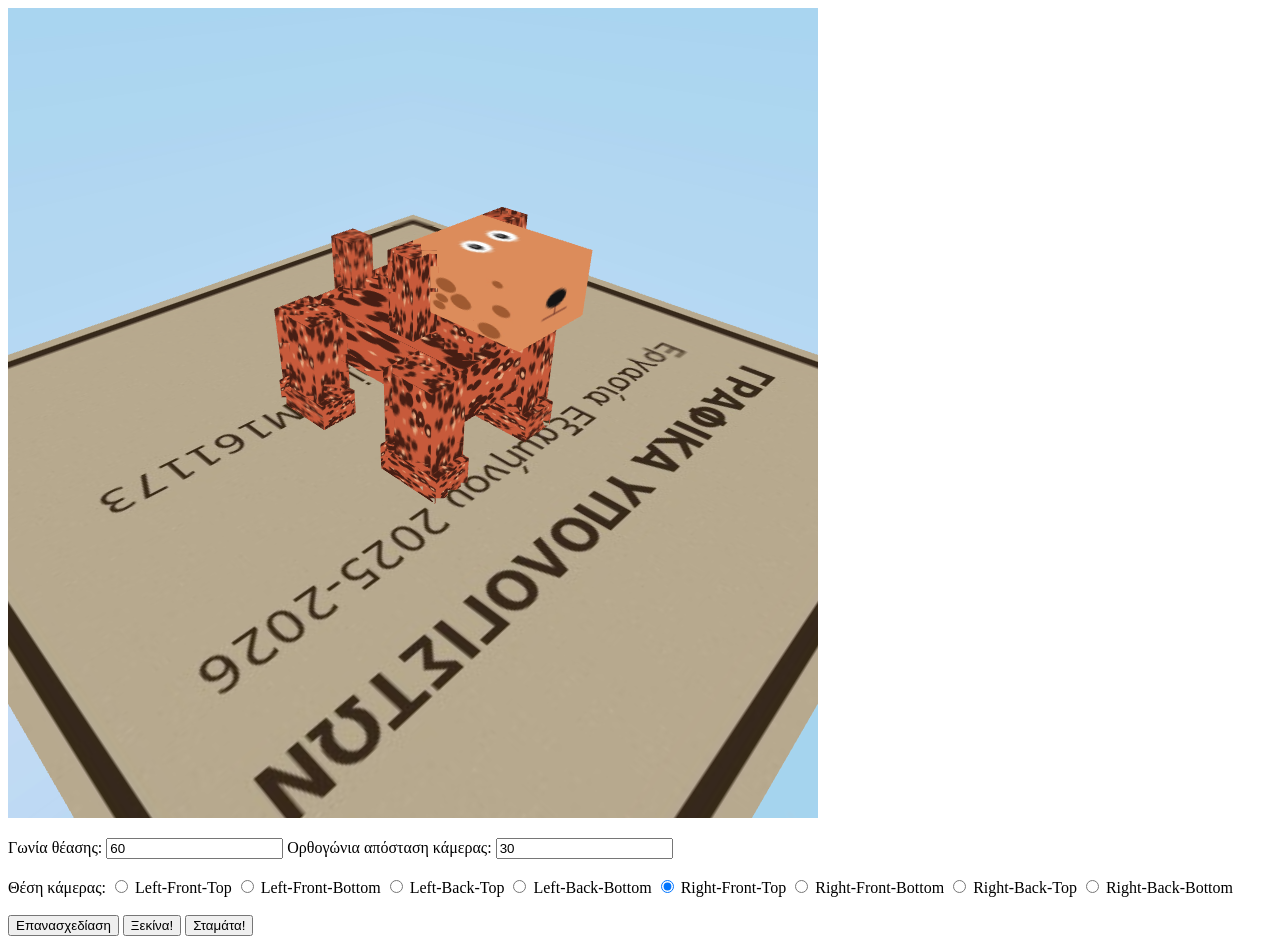
<file: webgl-graphics/webgl-graphics/version3.html>
<!DOCTYPE HTML>
<html>
<head>
<meta charset="UTF-8">
<script src="webgl-debug.js"></script>
<script src="gl-matrix-min.js"></script>

<script id="vShader" type="x-shader/x-vertex">
attribute vec4 aVertexPosition;
attribute vec2 aTextureCoordinates;
uniform mat4 uModelTransform;
uniform mat4 uPerspectiveViewTransform;
varying vec2 vTextureCoordinates;
void main() {
	gl_Position = uPerspectiveViewTransform * uModelTransform * aVertexPosition;
	vTextureCoordinates = aTextureCoordinates;
}
</script>

<script id="fShader" type="x-shader/x-fragment">
precision mediump float;
varying vec2 vTextureCoordinates;
uniform sampler2D uSampler;
void main() {
	gl_FragColor = texture2D(uSampler, vTextureCoordinates);
}
</script>

<script>
var gl;
var canvas;
var shadersProgram;
var vertexPositionAttributePointer;
var textureCoordinatesAttributePointer;
var modelUniformPointer;
var perspectiveViewUniformPointer;
var uSamplerPointer;
var vertexBuffer;
var indexBuffer;
var floorVBuffer;
var floorIBuffer;
var simpleTextureBuffer; 
var headTextureBuffer; 
var floorTextureBuffer; 
var bodyTexture;
var headTexture;
var skyTexture;
var floorTexture;
var scalingMatrix = new Float32Array(16);
var translationMatrix = new Float32Array(16);
var finalMatrix = new Float32Array(16);
var perspectiveMatrix = new Float32Array(16);
var viewMatrix = new Float32Array(16);
var pvMatrix = new Float32Array(16);

var viewAngle = 60.0; // γωνία θέασης 
var camPosition = [30.0, 30.0, 30.0]; // θέση κάμερας
var camOrthoDistance = 30.0; // ορθογώνια απόσταση

var requestID = 0;
var totalAngle = 0.0; // γωνία περιστροφής της κάμερας
var totalZ = 10.0; // ύψος κάμερας
var zDirection = 1; // για ανέβα-κατέβα στο ύψος
var stepAngle = 1.5; // βήμα γωνίας
var stepZ = 0.15; // βήμα ύψους


function createGLContext(inCanvas) {
	var outContext = null;
	outContext = inCanvas.getContext("webgl");
		if (!outContext)
			outContext = inCanvas.getContext("experimental-webgl");
		if (!outContext)
			alert("WebGL rendering context creation error.");

	return outContext;
}

function createCompileShader(shaderType, shaderSource) {
	var outShader = gl.createShader(shaderType);
	gl.shaderSource(outShader, shaderSource);
	gl.compileShader(outShader);
	if (!gl.getShaderParameter(outShader, gl.COMPILE_STATUS)) {
		alert( "Shader compilation error. " + gl.getShaderInfoLog(outShader) );
		gl.deleteShader(outShader);
		outShader = null;
	}
	return outShader;
}

function initShaders() {
	var vertexShaderSource = document.getElementById("vShader").textContent;
	var fragmentShaderSource = document.getElementById("fShader").textContent;
	var vertexShader = createCompileShader(gl.VERTEX_SHADER, vertexShaderSource);
	var fragmentShader = createCompileShader(gl.FRAGMENT_SHADER, fragmentShaderSource);
	shadersProgram = gl.createProgram();
	gl.attachShader(shadersProgram, vertexShader);
	gl.attachShader(shadersProgram, fragmentShader);
	gl.linkProgram(shadersProgram);
	if (!gl.getProgramParameter(shadersProgram, gl.LINK_STATUS)) {
		alert("Shaders linking error.");
	}
	gl.useProgram(shadersProgram);
	vertexPositionAttributePointer = gl.getAttribLocation(shadersProgram, "aVertexPosition");
	gl.enableVertexAttribArray(vertexPositionAttributePointer);
	textureCoordinatesAttributePointer = gl.getAttribLocation(shadersProgram, "aTextureCoordinates");
	gl.enableVertexAttribArray(textureCoordinatesAttributePointer);
	modelUniformPointer = gl.getUniformLocation(shadersProgram, "uModelTransform");
	perspectiveViewUniformPointer = gl.getUniformLocation(shadersProgram, "uPerspectiveViewTransform");
	uSamplerPointer = gl.getUniformLocation(shadersProgram, "uSampler");
}

function preprocessTextureImage(imageURL, textureObject) {
	var imageObject = new Image();

	imageObject.onload = function() {
		gl.bindTexture(gl.TEXTURE_2D, textureObject);
		gl.pixelStorei(gl.UNPACK_FLIP_Y_WEBGL, true);
		gl.texImage2D(gl.TEXTURE_2D, 0, gl.RGBA, gl.RGBA, gl.UNSIGNED_BYTE, imageObject);
		gl.texParameteri(gl.TEXTURE_2D, gl.TEXTURE_MAG_FILTER, gl.LINEAR);
		gl.texParameteri(gl.TEXTURE_2D, gl.TEXTURE_MIN_FILTER, gl.LINEAR_MIPMAP_NEAREST);
		gl.generateMipmap(gl.TEXTURE_2D);
		drawScene();
	};
	imageObject.src = imageURL;
}

function initBuffers() {
	// Κορυφές κύβου, 24 κορυφές με 4 συντεταγμένες ανά κορυφή
	var cubeVertices = new Float32Array([
		// Όψη A μπροστά y = +0.5
		-0.5,  0.5, -0.5, 1.0,
		 0.5,  0.5, -0.5, 1.0,
		 0.5,  0.5,  0.5, 1.0,
		-0.5,  0.5,  0.5, 1.0,
		// Όψη B πίσω y = -0.5
		 0.5, -0.5, -0.5, 1.0,
		-0.5, -0.5, -0.5, 1.0,
		-0.5, -0.5,  0.5, 1.0,
		 0.5, -0.5,  0.5, 1.0,
		// Όψη C δεξιά x = +0.5
		 0.5,  0.5, -0.5, 1.0,
		 0.5, -0.5, -0.5, 1.0,
		 0.5, -0.5,  0.5, 1.0,
		 0.5,  0.5,  0.5, 1.0,
		// Όψη D αριστερά x = -0.5
		-0.5, -0.5, -0.5, 1.0,
		-0.5,  0.5, -0.5, 1.0,
		-0.5,  0.5,  0.5, 1.0,
		-0.5, -0.5,  0.5, 1.0,
		// Όψη E πάνω z = +0.5
		-0.5,  0.5,  0.5, 1.0,
		 0.5,  0.5,  0.5, 1.0,
		 0.5, -0.5,  0.5, 1.0,
		-0.5, -0.5,  0.5, 1.0,
		// Όψη F κάτω z = -0.5
		-0.5, -0.5, -0.5, 1.0,
		 0.5, -0.5, -0.5, 1.0,
		 0.5,  0.5, -0.5, 1.0,
		-0.5,  0.5, -0.5, 1.0
	]);
	vertexBuffer = gl.createBuffer();
	gl.bindBuffer(gl.ARRAY_BUFFER, vertexBuffer);
	gl.bufferData(gl.ARRAY_BUFFER, cubeVertices, gl.STATIC_DRAW);
	vertexBuffer.itemSize = 4;
	vertexBuffer.itemCount = 24;

	// Δεικτες για τα τριγωνα του κυβου
	var simpleUV = new Float32Array([
		0.0, 0.0,  1.0, 0.0,  1.0, 1.0,  0.0, 1.0,   // Όψη A
		0.0, 0.0,  1.0, 0.0,  1.0, 1.0,  0.0, 1.0,   // Όψη B
		0.0, 0.0,  1.0, 0.0,  1.0, 1.0,  0.0, 1.0,   // Όψη C
		0.0, 0.0,  1.0, 0.0,  1.0, 1.0,  0.0, 1.0,   // Όψη D
		0.0, 0.0,  1.0, 0.0,  1.0, 1.0,  0.0, 1.0,   // Όψη E
		0.0, 0.0,  1.0, 0.0,  1.0, 1.0,  0.0, 1.0    // Όψη F
	]);
	simpleTextureBuffer = gl.createBuffer();
	gl.bindBuffer(gl.ARRAY_BUFFER, simpleTextureBuffer);
	gl.bufferData(gl.ARRAY_BUFFER, simpleUV, gl.STATIC_DRAW);
	simpleTextureBuffer.itemSize = 2;

	// Ορισμός συντεταγμένων υφής για το κεφάλι
	var u1 = 1.0/3.0;
	var u2 = 2.0/3.0;
	var headUV = [
		// Όψη A: front 
		0.0, 0.5,  u1, 0.5,  u1, 1.0,  0.0, 1.0,
		// Όψη B: back 
		u1, 0.5,  u2, 0.5,  u2, 1.0,  u1, 1.0,
		// Όψη C: right 
		u2, 0.0,  1.0, 0.0,  1.0, 0.5,  u2, 0.5,
		// Όψη D: left 
		u1, 0.0,  u2, 0.0,  u2, 0.5,  u1, 0.5,
		// Όψη E: top 
		u2, 0.5,  1.0, 0.5,  1.0, 1.0,  u2, 1.0,
		// Όψη F: bottom 
		0.0, 0.0,  u1, 0.0,  u1, 0.5,  0.0, 0.5
	];
	headTextureBuffer = gl.createBuffer();
	gl.bindBuffer(gl.ARRAY_BUFFER, headTextureBuffer);
	gl.bufferData(gl.ARRAY_BUFFER, new Float32Array(headUV), gl.STATIC_DRAW);
	headTextureBuffer.itemSize = 2;

	// Ορισμός τριγώνων για καθε όψη
	var indexMatrix = new Uint16Array([
		 0,  1,  2,   0,  2,  3,   // Όψη A
		 4,  5,  6,   4,  6,  7,   // Όψη B
		 8,  9, 10,   8, 10, 11,   // Όψη C
		12, 13, 14,  12, 14, 15,   // Όψη D
		16, 17, 18,  16, 18, 19,   // Όψη E
		20, 21, 22,  20, 22, 23    // Όψη F
	]);
	indexBuffer = gl.createBuffer();
	gl.bindBuffer(gl.ELEMENT_ARRAY_BUFFER, indexBuffer);
	gl.bufferData(gl.ELEMENT_ARRAY_BUFFER, indexMatrix, gl.STATIC_DRAW);
	indexBuffer.itemCount = 36;

	// Ορισμός κορυφών για το πάτωμα
	var floorVertices = new Float32Array([
		-30.0,  30.0, -0.01, 1.0,
		 30.0,  30.0, -0.01, 1.0,
		 30.0, -30.0, -0.01, 1.0,
		-30.0, -30.0, -0.01, 1.0
	]);
	floorVBuffer = gl.createBuffer();
	gl.bindBuffer(gl.ARRAY_BUFFER, floorVBuffer);
	gl.bufferData(gl.ARRAY_BUFFER, floorVertices, gl.STATIC_DRAW);
	floorVBuffer.itemSize = 4;
	floorVBuffer.itemCount = 4;

	var floorIMatrix = new Uint16Array([
		0,1,2,  0,2,3
	]);
	floorIBuffer = gl.createBuffer();
	gl.bindBuffer(gl.ELEMENT_ARRAY_BUFFER, floorIBuffer);
	gl.bufferData(gl.ELEMENT_ARRAY_BUFFER, floorIMatrix, gl.STATIC_DRAW);
	floorIBuffer.itemCount = 6;

	var floorUV = new Float32Array([
		0.0, 1.0,
		1.0, 1.0,
		1.0, 0.0,
		0.0, 0.0
	]);
	floorTextureBuffer = gl.createBuffer();
	gl.bindBuffer(gl.ARRAY_BUFFER, floorTextureBuffer);
	gl.bufferData(gl.ARRAY_BUFFER, floorUV, gl.STATIC_DRAW);
	floorTextureBuffer.itemSize = 2;

	// Φόρτωση textures
	bodyTexture = gl.createTexture();
	preprocessTextureImage("dog_body.jpg", bodyTexture);
	headTexture = gl.createTexture();
	preprocessTextureImage("dog_head.jpg", headTexture);
	skyTexture = gl.createTexture();
	preprocessTextureImage("sky.jpg", skyTexture);
	floorTexture = gl.createTexture();
	preprocessTextureImage("floor.jpg", floorTexture);
}

// Σχεδιάζει του κυβου με υφή
function drawBox(sx, sy, sz, tx, ty, tz, texture, uvBuffer) {
	gl.activeTexture(gl.TEXTURE0);
	gl.bindTexture(gl.TEXTURE_2D, texture);
	gl.uniform1i(uSamplerPointer, 0);

	gl.bindBuffer(gl.ARRAY_BUFFER, uvBuffer);
	gl.vertexAttribPointer(textureCoordinatesAttributePointer, uvBuffer.itemSize, gl.FLOAT, false, 0, 0);

	glMatrix.mat4.fromScaling(scalingMatrix, [sx, sy, sz]);
	glMatrix.mat4.fromTranslation(translationMatrix, [tx, ty, tz]);
	glMatrix.mat4.multiply(finalMatrix, translationMatrix, scalingMatrix);
	gl.uniformMatrix4fv(modelUniformPointer, false, finalMatrix);
	gl.drawElements(gl.TRIANGLES, indexBuffer.itemCount, gl.UNSIGNED_SHORT, 0);
}

// Διαστασεις για σχεδιασμο του σκύλου
function drawDog() {
	// Πατούσες
	drawBox(3, 5, 2, -4.5, -5.5, 1, bodyTexture, simpleTextureBuffer);
	drawBox(3, 5, 2,  4.5, -5.5, 1, bodyTexture, simpleTextureBuffer);
	drawBox(3, 5, 2, -4.5,  5.5, 1, bodyTexture, simpleTextureBuffer);
	drawBox(3, 5, 2,  4.5,  5.5, 1, bodyTexture, simpleTextureBuffer);
	// Πόδια
	drawBox(3, 4, 6, -4.5, -5.5, 5, bodyTexture, simpleTextureBuffer);
	drawBox(3, 4, 6,  4.5, -5.5, 5, bodyTexture, simpleTextureBuffer);
	drawBox(3, 4, 6, -4.5,  5.5, 5, bodyTexture, simpleTextureBuffer);
	drawBox(3, 4, 6,  4.5,  5.5, 5, bodyTexture, simpleTextureBuffer);
	// Κορμός
	drawBox(6, 14, 4, 0, 0, 6, bodyTexture, simpleTextureBuffer);
	// Λαιμός
	drawBox(4, 4, 3, 0, 5, 9.5, bodyTexture, simpleTextureBuffer);
	// Κεφάλι
	drawBox(6, 8, 4, 0, 7, 13, headTexture, headTextureBuffer);
	// Αυτιά
	drawBox(2, 2, 5, -4, 4, 12.5, bodyTexture, simpleTextureBuffer);
	drawBox(2, 2, 5,  4, 4, 12.5, bodyTexture, simpleTextureBuffer);
	// Ουρά
	drawBox(2, 2, 4, 0, -6, 10, bodyTexture, simpleTextureBuffer);
}

function drawSkybox() {
	// Skybox
	drawBox(2000, 2000, 2000, 0, 0, 0, skyTexture, simpleTextureBuffer);
}

function drawFloor() {
	// Πάτωμα
	gl.activeTexture(gl.TEXTURE0);
	gl.bindTexture(gl.TEXTURE_2D, floorTexture);
	gl.uniform1i(uSamplerPointer, 0);

	gl.bindBuffer(gl.ARRAY_BUFFER, floorVBuffer);
	gl.vertexAttribPointer(vertexPositionAttributePointer, floorVBuffer.itemSize, gl.FLOAT, false, 0, 0);
	gl.bindBuffer(gl.ARRAY_BUFFER, floorTextureBuffer);
	gl.vertexAttribPointer(textureCoordinatesAttributePointer, floorTextureBuffer.itemSize, gl.FLOAT, false, 0, 0);
	gl.bindBuffer(gl.ELEMENT_ARRAY_BUFFER, floorIBuffer);

	glMatrix.mat4.identity(finalMatrix);
	gl.uniformMatrix4fv(modelUniformPointer, false, finalMatrix);
	gl.drawElements(gl.TRIANGLES, floorIBuffer.itemCount, gl.UNSIGNED_SHORT, 0);
}

function drawScene() {
	// Τοποθέτηση κάμερας 
	glMatrix.mat4.lookAt(viewMatrix, camPosition, [0,0,0], [0,0,1]);

	// Προβολή προοπτικής
	var farPlane = 100 * camOrthoDistance;
	if (farPlane < 9000) farPlane = 9000;
	glMatrix.mat4.perspective(perspectiveMatrix, viewAngle*Math.PI/180.0, 1, 0.0001, farPlane);
	glMatrix.mat4.multiply(pvMatrix, perspectiveMatrix, viewMatrix);
	gl.uniformMatrix4fv(perspectiveViewUniformPointer, false, pvMatrix);

	gl.clear(gl.COLOR_BUFFER_BIT | gl.DEPTH_BUFFER_BIT);

	// Σχεδίαση σκύλου
	gl.bindBuffer(gl.ARRAY_BUFFER, vertexBuffer);
	gl.vertexAttribPointer(vertexPositionAttributePointer, vertexBuffer.itemSize, gl.FLOAT, false, 0, 0);
	gl.bindBuffer(gl.ELEMENT_ARRAY_BUFFER, indexBuffer);

	drawDog();
	drawSkybox();
	drawFloor();
}

function main() {
	minDimension = Math.min(window.innerHeight, window.innerWidth);
	canvas = document.getElementById("sceneCanvas");
	canvas.width = 0.9*minDimension;
	canvas.height = 0.9*minDimension;
	gl = WebGLDebugUtils.makeDebugContext(createGLContext(canvas));
	initShaders();
	initBuffers();
	// Σκούρο μπλε φόντο 
	gl.clearColor(0.0, 0.0, 0.15, 1.0);
	gl.viewport(0, 0, gl.drawingBufferWidth, gl.drawingBufferHeight);
	gl.enable(gl.DEPTH_TEST);
	drawScene();
}

// Επανασχεδίαση της σκηνής με νέα δεδομένα
function redraw() {
	// Διάβασε τη γωνία θέασης
	var txtViewAngle;
	txtViewAngle = document.getElementById("viewAngleTxt").value;
	var numViewAngle = parseFloat(txtViewAngle);
	viewAngle = numViewAngle;

	// Διάβασε την ορθογώνια απόσταση κάμερας
	var txtCamOrthoDistance;
	txtCamOrthoDistance = document.getElementById("camOrthoDistanceTxt").value;
	var numCamOrthoDistance = parseFloat(txtCamOrthoDistance);
	camOrthoDistance = numCamOrthoDistance;

	// Διάβασε ποιο radio είναι επιλεγμένο
	var radios = document.getElementsByName("camPos");
	var sel = null;
	for (var i = 0; i < radios.length; i++)
		if (radios[i].checked) { sel = radios[i].value; break; }

	var D = camOrthoDistance;
	switch(sel) {
		case "LFT": camPosition = [-D,  D,  D]; break;
		case "LFB": camPosition = [-D,  D, -D]; break;
		case "LBT": camPosition = [-D, -D,  D]; break;
		case "LBB": camPosition = [-D, -D, -D]; break;
		case "RFT": camPosition = [ D,  D,  D]; break;
		case "RFB": camPosition = [ D,  D, -D]; break;
		case "RBT": camPosition = [ D, -D,  D]; break;
		case "RBB": camPosition = [ D, -D, -D]; break;
	}

	drawScene();
}

// Ξεκινάει η κίνηση της κάμερας
function startAnimation() {
	if (requestID == 0)
		requestID = window.requestAnimationFrame(animationStep);
}

function animationStep() {
	// Ενημέρωση γωνίας περιστροφής
	totalAngle += stepAngle*Math.PI/180.0;
	if (totalAngle >= 2*Math.PI) totalAngle -= 2*Math.PI;

	// Ανέβα-κατέβα κάμερας
	totalZ += zDirection*stepZ;
	if (totalZ > camOrthoDistance)  { totalZ = camOrthoDistance;  zDirection = -1; }
	if (totalZ < -camOrthoDistance) { totalZ = -camOrthoDistance; zDirection =  1; }

	// Νέα θέση κάμερας
	var r = camOrthoDistance;
	var x = r*Math.cos(totalAngle);
	var y = r*Math.sin(totalAngle);
	camPosition = [x, y, totalZ];

	drawScene();
	requestID = window.requestAnimationFrame(animationStep);
}

function stopAnimation() {
	window.cancelAnimationFrame(requestID);
	requestID = 0;
}
 </script>

 </head>

<body onload="main()">
<canvas id="sceneCanvas"></canvas>
<p>
Γωνία θέασης:
<input type="text" id="viewAngleTxt" value="60" autocomplete="off">
Ορθογώνια απόσταση κάμερας:
<input type="text" id="camOrthoDistanceTxt" value="30" autocomplete="off">
<br><br>
Θέση κάμερας:
<input type="radio" name="camPos" value="LFT"> Left-Front-Top
<input type="radio" name="camPos" value="LFB"> Left-Front-Bottom
<input type="radio" name="camPos" value="LBT"> Left-Back-Top
<input type="radio" name="camPos" value="LBB"> Left-Back-Bottom
<input type="radio" name="camPos" value="RFT" checked> Right-Front-Top
<input type="radio" name="camPos" value="RFB"> Right-Front-Bottom
<input type="radio" name="camPos" value="RBT"> Right-Back-Top
<input type="radio" name="camPos" value="RBB"> Right-Back-Bottom
<br><br>
<button onclick="redraw()">Επανασχεδίαση</button>
<button id="startButton" onclick="startAnimation()">Ξεκίνα!</button>
<button id="stopButton" onclick="stopAnimation()">Σταμάτα!</button>
</p>
</body>
</html>
</file>
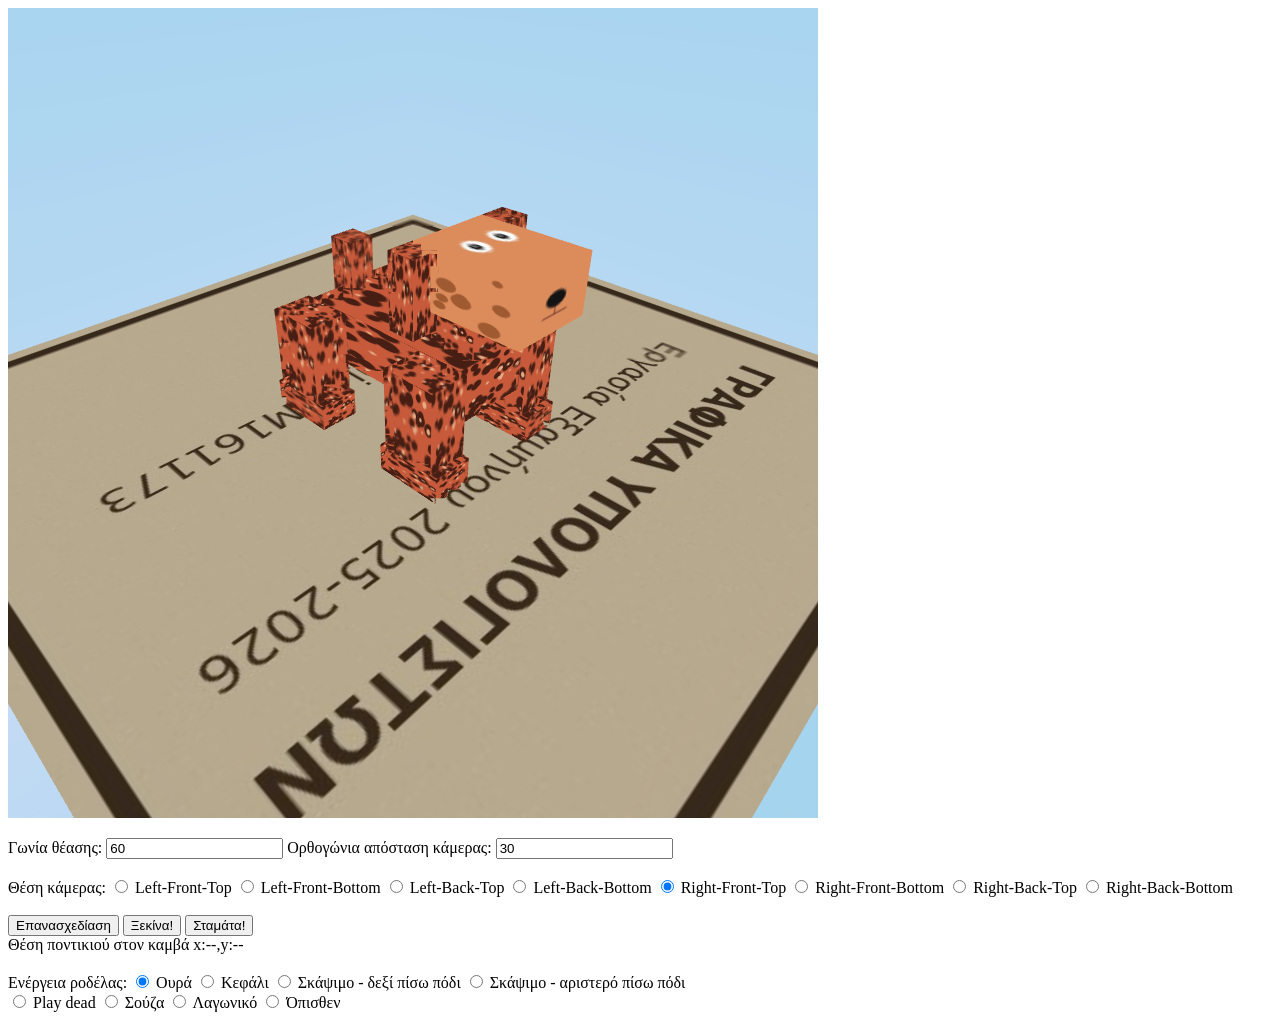
<file: webgl-graphics/webgl-graphics/version4.html>
<!DOCTYPE HTML>
<html>
<head>
<meta charset="UTF-8">
<script src="webgl-debug.js"></script>
<script src="gl-matrix-min.js"></script>

<script id="vShader" type="x-shader/x-vertex">
attribute vec4 aVertexPosition;
attribute vec2 aTextureCoordinates;
uniform mat4 uModelTransform;
uniform mat4 uPerspectiveViewTransform;
varying vec2 vTextureCoordinates;
void main() {
	gl_Position = uPerspectiveViewTransform * uModelTransform * aVertexPosition;
	vTextureCoordinates = aTextureCoordinates;
}
</script>

<script id="fShader" type="x-shader/x-fragment">
precision mediump float;
varying vec2 vTextureCoordinates;
uniform sampler2D uSampler;
void main() {
	gl_FragColor = texture2D(uSampler, vTextureCoordinates);
}
</script>

<script>
var gl;
var canvas;
var shadersProgram;
var vertexPositionAttributePointer;
var textureCoordinatesAttributePointer;
var modelUniformPointer;
var perspectiveViewUniformPointer;
var uSamplerPointer;
var vertexBuffer;
var indexBuffer;
var floorVBuffer;
var floorIBuffer;
var simpleTextureBuffer; // απλό (0,1)x(0,1) για κάθε όψη του κύβου
var headTextureBuffer; // atlas 3x2 για το κεφάλι (6 διαφορετικές περιοχές)
var floorTextureBuffer; // (0,1)x(0,1) για το πάτωμα
var bodyTexture;
var headTexture;
var skyTexture;
var floorTexture;
var scalingMatrix = new Float32Array(16);
var translationMatrix = new Float32Array(16);
var finalMatrix = new Float32Array(16);
var perspectiveMatrix = new Float32Array(16);
var viewMatrix = new Float32Array(16);
var pvMatrix = new Float32Array(16);

var viewAngle = 60.0; // γωνία θέασης 
var camOrthoDistance = 30.0; // ορθογώνια απόσταση

var requestID = 0;
var totalAngle = Math.PI/4; // γωνία περιστροφής της κάμερας
var totalZ = 30.0; // ύψος κάμερας
var zDirection = 1; // για ανέβα-κατέβα στο ύψος
var stepAngle = 1.5; // βήμα γωνίας
var stepZ = 0.15; // βήμα ύψους
var camRadius = 30.0 * Math.sqrt(2);

var mouseDown = false;
var deltaFresh = false;
var lastMouseX = null;
var lastMouseY = null;
var currMouseX = null;
var currMouseY = null;
var deltaMouseX = 0;
var deltaMouseY = 0;
var rect;

var wheelMode = "tail";

var tailAngle = 0;
var tailDir = 1;
var headAngle = 0;
var headDir = 1;
var rightLegAngle = 0;
var rightLegDir = 1;
var leftLegAngle = 0;
var leftLegDir = 1;
var playDeadAngle = 0;
var playDeadDir = 1;
var situpAngle = 0;
var situpDir = 1;
var greyhoundProgress = 0.0;   // 0..1: επιμήκυνση ποδιών, 1..2: ("σε δεύτερο χρόνο") επιμήκυνση κορμού
var greyhoundDir = 1;
var greyhoundMaxFactor = 2.5;  // ο (κοινός) συντελεστής επιμήκυνσης ποδιών και κορμού
var greyhoundCycles = 0;
var reverseLegAngle = 0;
var reverseLegDir = 1;
var reverseY = 0;

var easterEggActive = false;
var headInflate = 1.0;
var earInflate = 1.0;
var earRotation = 0;
var easterPhase = 0;


function createGLContext(inCanvas) {
	var outContext = null;
	outContext = inCanvas.getContext("webgl");
		if (!outContext)
			outContext = inCanvas.getContext("experimental-webgl");
		if (!outContext)
			alert("WebGL rendering context creation error.");

	return outContext;
}

function createCompileShader(shaderType, shaderSource) {
	var outShader = gl.createShader(shaderType);
	gl.shaderSource(outShader, shaderSource);
	gl.compileShader(outShader);
	if (!gl.getShaderParameter(outShader, gl.COMPILE_STATUS)) {
		alert( "Shader compilation error. " + gl.getShaderInfoLog(outShader) );
		gl.deleteShader(outShader);
		outShader = null;
	}
	return outShader;
}

function initShaders() {
	var vertexShaderSource = document.getElementById("vShader").textContent;
	var fragmentShaderSource = document.getElementById("fShader").textContent;
	var vertexShader = createCompileShader(gl.VERTEX_SHADER, vertexShaderSource);
	var fragmentShader = createCompileShader(gl.FRAGMENT_SHADER, fragmentShaderSource);
	shadersProgram = gl.createProgram();
	gl.attachShader(shadersProgram, vertexShader);
	gl.attachShader(shadersProgram, fragmentShader);
	gl.linkProgram(shadersProgram);
	if (!gl.getProgramParameter(shadersProgram, gl.LINK_STATUS)) {
		alert("Shaders linking error.");
	}
	gl.useProgram(shadersProgram);
	vertexPositionAttributePointer = gl.getAttribLocation(shadersProgram, "aVertexPosition");
	gl.enableVertexAttribArray(vertexPositionAttributePointer);
	textureCoordinatesAttributePointer = gl.getAttribLocation(shadersProgram, "aTextureCoordinates");
	gl.enableVertexAttribArray(textureCoordinatesAttributePointer);
	modelUniformPointer = gl.getUniformLocation(shadersProgram, "uModelTransform");
	perspectiveViewUniformPointer = gl.getUniformLocation(shadersProgram, "uPerspectiveViewTransform");
	uSamplerPointer = gl.getUniformLocation(shadersProgram, "uSampler");
}

function preprocessTextureImage(imageURL, textureObject) {
	var imageObject = new Image();

	imageObject.onload = function() {
		gl.bindTexture(gl.TEXTURE_2D, textureObject);
		gl.pixelStorei(gl.UNPACK_FLIP_Y_WEBGL, true);
		gl.texImage2D(gl.TEXTURE_2D, 0, gl.RGBA, gl.RGBA, gl.UNSIGNED_BYTE, imageObject);
		gl.texParameteri(gl.TEXTURE_2D, gl.TEXTURE_MAG_FILTER, gl.LINEAR);
		gl.texParameteri(gl.TEXTURE_2D, gl.TEXTURE_MIN_FILTER, gl.LINEAR_MIPMAP_NEAREST);
		gl.generateMipmap(gl.TEXTURE_2D);
		drawScene();
	};
	imageObject.src = imageURL;
}

function initBuffers() {
	// Κορυφές κύβου, 24 κορυφές με 4 συντεταγμένες ανά κορυφή
	var cubeVertices = new Float32Array([
		// Όψη A μπροστά y = +0.5
		-0.5,  0.5, -0.5, 1.0,
		 0.5,  0.5, -0.5, 1.0,
		 0.5,  0.5,  0.5, 1.0,
		-0.5,  0.5,  0.5, 1.0,
		// Όψη B πίσω y = -0.5
		 0.5, -0.5, -0.5, 1.0,
		-0.5, -0.5, -0.5, 1.0,
		-0.5, -0.5,  0.5, 1.0,
		 0.5, -0.5,  0.5, 1.0,
		// Όψη C δεξιά x = +0.5
		 0.5,  0.5, -0.5, 1.0,
		 0.5, -0.5, -0.5, 1.0,
		 0.5, -0.5,  0.5, 1.0,
		 0.5,  0.5,  0.5, 1.0,
		// Όψη D αριστερά x = -0.5
		-0.5, -0.5, -0.5, 1.0,
		-0.5,  0.5, -0.5, 1.0,
		-0.5,  0.5,  0.5, 1.0,
		-0.5, -0.5,  0.5, 1.0,
		// Όψη E πάνω z = +0.5
		-0.5,  0.5,  0.5, 1.0,
		 0.5,  0.5,  0.5, 1.0,
		 0.5, -0.5,  0.5, 1.0,
		-0.5, -0.5,  0.5, 1.0,
		// Όψη F κάτω z = -0.5
		-0.5, -0.5, -0.5, 1.0,
		 0.5, -0.5, -0.5, 1.0,
		 0.5,  0.5, -0.5, 1.0,
		-0.5,  0.5, -0.5, 1.0
	]);
	vertexBuffer = gl.createBuffer();
	gl.bindBuffer(gl.ARRAY_BUFFER, vertexBuffer);
	gl.bufferData(gl.ARRAY_BUFFER, cubeVertices, gl.STATIC_DRAW);
	vertexBuffer.itemSize = 4;
	vertexBuffer.itemCount = 24;

	// Απλοί δείκτες υφής - όλη η εικόνα σε κάθε όψη (για το σώμα/σκύλο, skybox)
	var simpleUV = new Float32Array([
		0.0, 0.0,  1.0, 0.0,  1.0, 1.0,  0.0, 1.0,   // Όψη A
		0.0, 0.0,  1.0, 0.0,  1.0, 1.0,  0.0, 1.0,   // Όψη B
		0.0, 0.0,  1.0, 0.0,  1.0, 1.0,  0.0, 1.0,   // Όψη C
		0.0, 0.0,  1.0, 0.0,  1.0, 1.0,  0.0, 1.0,   // Όψη D
		0.0, 0.0,  1.0, 0.0,  1.0, 1.0,  0.0, 1.0,   // Όψη E
		0.0, 0.0,  1.0, 0.0,  1.0, 1.0,  0.0, 1.0    // Όψη F
	]);
	simpleTextureBuffer = gl.createBuffer();
	gl.bindBuffer(gl.ARRAY_BUFFER, simpleTextureBuffer);
	gl.bufferData(gl.ARRAY_BUFFER, simpleUV, gl.STATIC_DRAW);
	simpleTextureBuffer.itemSize = 2;

	// Atlas για το κεφάλι (3 στήλες x 2 γραμμές)
	// Διάταξη εικόνας (μετά το flip Y στη φόρτωση, v=1 ταυτίζεται με την επάνω γραμμή):
	//   Επάνω γραμμή (v: 0.5..1):  [front] [back] [top]
	//   Κάτω γραμμή  (v: 0..0.5):  [bottom][left] [right]
	// Σειρά κορυφών: front, back, right, left, top, bottom (όπως πιο πάνω)
	var u1 = 1.0/3.0;
	var u2 = 2.0/3.0;
	var headUV = [
		// Όψη A: front (μύτη) - περιοχή [0,u1] x [0.5,1]
		0.0, 0.5,  u1, 0.5,  u1, 1.0,  0.0, 1.0,
		// Όψη B: back - περιοχή [u1,u2] x [0.5,1]
		u1, 0.5,  u2, 0.5,  u2, 1.0,  u1, 1.0,
		// Όψη C: right - περιοχή [u2,1] x [0,0.5]
		u2, 0.0,  1.0, 0.0,  1.0, 0.5,  u2, 0.5,
		// Όψη D: left - περιοχή [u1,u2] x [0,0.5]
		u1, 0.0,  u2, 0.0,  u2, 0.5,  u1, 0.5,
		// Όψη E: top (μάτια) - περιοχή [u2,1] x [0.5,1]
		u2, 0.5,  1.0, 0.5,  1.0, 1.0,  u2, 1.0,
		// Όψη F: bottom (στόμα) - περιοχή [0,u1] x [0,0.5]
		0.0, 0.0,  u1, 0.0,  u1, 0.5,  0.0, 0.5
	];
	headTextureBuffer = gl.createBuffer();
	gl.bindBuffer(gl.ARRAY_BUFFER, headTextureBuffer);
	gl.bufferData(gl.ARRAY_BUFFER, new Float32Array(headUV), gl.STATIC_DRAW);
	headTextureBuffer.itemSize = 2;

	// Ορισμός τριγώνων για καθε όψη
	var indexMatrix = new Uint16Array([
		 0,  1,  2,   0,  2,  3,   // Όψη A
		 4,  5,  6,   4,  6,  7,   // Όψη B
		 8,  9, 10,   8, 10, 11,   // Όψη C
		12, 13, 14,  12, 14, 15,   // Όψη D
		16, 17, 18,  16, 18, 19,   // Όψη E
		20, 21, 22,  20, 22, 23    // Όψη F
	]);
	indexBuffer = gl.createBuffer();
	gl.bindBuffer(gl.ELEMENT_ARRAY_BUFFER, indexBuffer);
	gl.bufferData(gl.ELEMENT_ARRAY_BUFFER, indexMatrix, gl.STATIC_DRAW);
	indexBuffer.itemCount = 36;

	// ΠΑΤΩΜΑ 60x60 - ελαφρώς κάτω από το z=0 (z=-0.01) για αποφυγή z-fighting
	// με τις κάτω όψεις των πατουσών που βρίσκονται ακριβώς στο z=0
	var floorVertices = new Float32Array([
		-30.0,  30.0, -0.01, 1.0,
		 30.0,  30.0, -0.01, 1.0,
		 30.0, -30.0, -0.01, 1.0,
		-30.0, -30.0, -0.01, 1.0
	]);
	floorVBuffer = gl.createBuffer();
	gl.bindBuffer(gl.ARRAY_BUFFER, floorVBuffer);
	gl.bufferData(gl.ARRAY_BUFFER, floorVertices, gl.STATIC_DRAW);
	floorVBuffer.itemSize = 4;
	floorVBuffer.itemCount = 4;

	var floorIMatrix = new Uint16Array([0,1,2, 0,2,3]);
	floorIBuffer = gl.createBuffer();
	gl.bindBuffer(gl.ELEMENT_ARRAY_BUFFER, floorIBuffer);
	gl.bufferData(gl.ELEMENT_ARRAY_BUFFER, floorIMatrix, gl.STATIC_DRAW);
	floorIBuffer.itemCount = 6;

	var floorUV = new Float32Array([
		0.0, 1.0,  1.0, 1.0,  1.0, 0.0,  0.0, 0.0
	]);
	floorTextureBuffer = gl.createBuffer();
	gl.bindBuffer(gl.ARRAY_BUFFER, floorTextureBuffer);
	gl.bufferData(gl.ARRAY_BUFFER, floorUV, gl.STATIC_DRAW);
	floorTextureBuffer.itemSize = 2;

	// Φόρτωση textures
	bodyTexture = gl.createTexture();
	preprocessTextureImage("dog_body.jpg", bodyTexture);
	headTexture = gl.createTexture();
	preprocessTextureImage("dog_head.jpg", headTexture);
	skyTexture = gl.createTexture();
	preprocessTextureImage("sky.jpg", skyTexture);
	floorTexture = gl.createTexture();
	preprocessTextureImage("floor.jpg", floorTexture);
}

function preMultiply(out, A) {
	glMatrix.mat4.multiply(out, A, out);
}

function rotateAround(out, axis, angle, px, py, pz) {
	var T1 = new Float32Array(16);
	var R = new Float32Array(16);
	var T2 = new Float32Array(16);
	glMatrix.mat4.fromTranslation(T1, [px, py, pz]);
	glMatrix.mat4.fromTranslation(T2, [-px, -py, -pz]);
	if (axis === 'x') glMatrix.mat4.fromXRotation(R, angle);
	else if (axis === 'y') glMatrix.mat4.fromYRotation(R, angle);
	else glMatrix.mat4.fromZRotation(R, angle);
	preMultiply(out, T2);
	preMultiply(out, R);
	preMultiply(out, T1);
}

function scaleAround(out, sx, sy, sz, px, py, pz) {
	var T1 = new Float32Array(16);
	var S = new Float32Array(16);
	var T2 = new Float32Array(16);
	glMatrix.mat4.fromTranslation(T1, [px, py, pz]);
	glMatrix.mat4.fromTranslation(T2, [-px, -py, -pz]);
	glMatrix.mat4.fromScaling(S, [sx, sy, sz]);
	preMultiply(out, T2);
	preMultiply(out, S);
	preMultiply(out, T1);
}

function applyGlobalTransforms(M, isBackLegPart) {
	if (!isBackLegPart && situpAngle > 0) {
		// άξονας πίσω ποδιών: y = -5.5 (κέντρο πίσω ποδιών), z = 8 (κορυφή ποδιών = κάτω όψη σώματος)
		rotateAround(M, 'x', situpAngle*Math.PI/180.0, 0, -5.5, 8);
	}
	if (playDeadAngle > 0) {
		// εξωτερική (αριστερή) πλευρά αριστερών πατουσών: x = -6
		rotateAround(M, 'y', -playDeadAngle*Math.PI/180.0, -6, 0, 0);
	}
	if (reverseY < 0) {
		var Tr = new Float32Array(16);
		glMatrix.mat4.fromTranslation(Tr, [0, reverseY, 0]);
		preMultiply(M, Tr);
	}
}

function applyGreyhoundTransforms(M, partType, partY) {
	if (greyhoundProgress <= 0.001) return;
	// Η κίνηση γίνεται σε δύο φάσεις, όπως ζητά η εκφώνηση:
	// Φάση 1 (greyhoundProgress 0..1): επιμήκυνση των ποδιών ως προς z.
	// Φάση 2 (greyhoundProgress 1..2), "σε δεύτερο χρόνο": επιμήκυνση του κορμού ως προς y.
	var legFactor = 1.0 + (greyhoundMaxFactor - 1.0)*Math.min(greyhoundProgress, 1.0);
	var bodyFactor = 1.0 + (greyhoundMaxFactor - 1.0)*Math.max(greyhoundProgress - 1.0, 0.0);
	if (partType === 'leg') {
		// Επιμήκυνση ποδιού κατά z, σημείο αναφοράς η ένωσή του με την πατούσα (z=2)
		scaleAround(M, 1, 1, legFactor, 0, 0, 2);
	} else if (partType === 'paw') {
	} else if (partType === 'body') {
		// Επιμήκυνση κορμού κατά y, συμμετρικά ως προς τη μέση του μήκους του (y=0)
		// και μετακίνηση προς τα πάνω κατά 6*(legFactor-1) λόγω επιμηκυμένων ποδιών (ύψος ποδιού 6)
		scaleAround(M, 1, bodyFactor, 1, 0, 0, 0);
		var dz = 6*(legFactor-1);
		var Tr = new Float32Array(16);
		glMatrix.mat4.fromTranslation(Tr, [0, 0, dz]);
		preMultiply(M, Tr);
	} else {
		// "other" parts (κεφάλι, λαιμός, αυτιά, ουρά): μόνο μετακίνηση,
		// χωρίς κλιμάκωση του ίδιου του μέρους ώστε να μένουν αναλλοίωτα
		// αλλά να ακολουθούν τη νέα θέση του κορμού (ως προς y) και τα ψηλότερα πόδια (ως προς z)
		var dz = 6*(legFactor-1);
		var dy = (partY === undefined ? 0 : partY) * (bodyFactor-1);
		var Tr = new Float32Array(16);
		glMatrix.mat4.fromTranslation(Tr, [0, dy, dz]);
		preMultiply(M, Tr);
	}
}

// Σχεδιάζει του κυβου με έτοιμο μετασχηματισμό και υφή
function drawBoxWithMatrix(M, texture, uvBuffer) {
	gl.activeTexture(gl.TEXTURE0);
	gl.bindTexture(gl.TEXTURE_2D, texture);
	gl.uniform1i(uSamplerPointer, 0);

	gl.bindBuffer(gl.ARRAY_BUFFER, uvBuffer);
	gl.vertexAttribPointer(textureCoordinatesAttributePointer, uvBuffer.itemSize, gl.FLOAT, false, 0, 0);

	gl.uniformMatrix4fv(modelUniformPointer, false, M);
	gl.drawElements(gl.TRIANGLES, indexBuffer.itemCount, gl.UNSIGNED_SHORT, 0);
}

function buildBasicMatrix(out, sx, sy, sz, tx, ty, tz) {
	glMatrix.mat4.fromScaling(scalingMatrix, [sx, sy, sz]);
	glMatrix.mat4.fromTranslation(translationMatrix, [tx, ty, tz]);
	glMatrix.mat4.multiply(out, translationMatrix, scalingMatrix);
}

// Διαστασεις για σχεδιασμο του σκύλου
function drawDog() {
	var revOn = (wheelMode === "reverse");

	// Πατούσες
	// Άξονας περιστροφής ποδιού: μέση πάνω όψης = z=8 (κορυφή ποδιού/σώματος)
	buildBasicMatrix(finalMatrix, 3, 5, 2, -4.5, -5.5, 1);
	applyGreyhoundTransforms(finalMatrix, 'paw');
	rotateAround(finalMatrix, 'x', leftLegAngle*Math.PI/180.0, -4.5, -5.5, 8);
	if (revOn) rotateAround(finalMatrix, 'x', -reverseLegAngle*Math.PI/180.0, -4.5, -5.5, 8);
	applyGlobalTransforms(finalMatrix, true);
	drawBoxWithMatrix(finalMatrix, bodyTexture, simpleTextureBuffer);

	buildBasicMatrix(finalMatrix, 3, 5, 2, 4.5, -5.5, 1);
	applyGreyhoundTransforms(finalMatrix, 'paw');
	rotateAround(finalMatrix, 'x', rightLegAngle*Math.PI/180.0, 4.5, -5.5, 8);
	if (revOn) rotateAround(finalMatrix, 'x', reverseLegAngle*Math.PI/180.0, 4.5, -5.5, 8);
	applyGlobalTransforms(finalMatrix, true);
	drawBoxWithMatrix(finalMatrix, bodyTexture, simpleTextureBuffer);

	buildBasicMatrix(finalMatrix, 3, 5, 2, -4.5, 5.5, 1);
	applyGreyhoundTransforms(finalMatrix, 'paw');
	if (revOn) rotateAround(finalMatrix, 'x', reverseLegAngle*Math.PI/180.0, -4.5, 5.5, 8);
	applyGlobalTransforms(finalMatrix, false);
	drawBoxWithMatrix(finalMatrix, bodyTexture, simpleTextureBuffer);

	buildBasicMatrix(finalMatrix, 3, 5, 2, 4.5, 5.5, 1);
	applyGreyhoundTransforms(finalMatrix, 'paw');
	if (revOn) rotateAround(finalMatrix, 'x', -reverseLegAngle*Math.PI/180.0, 4.5, 5.5, 8);
	applyGlobalTransforms(finalMatrix, false);
	drawBoxWithMatrix(finalMatrix, bodyTexture, simpleTextureBuffer);

	// Πόδια
	buildBasicMatrix(finalMatrix, 3, 4, 6, -4.5, -5.5, 5);
	applyGreyhoundTransforms(finalMatrix, 'leg');
	rotateAround(finalMatrix, 'x', leftLegAngle*Math.PI/180.0, -4.5, -5.5, 8);
	if (revOn) rotateAround(finalMatrix, 'x', -reverseLegAngle*Math.PI/180.0, -4.5, -5.5, 8);
	applyGlobalTransforms(finalMatrix, true);
	drawBoxWithMatrix(finalMatrix, bodyTexture, simpleTextureBuffer);

	buildBasicMatrix(finalMatrix, 3, 4, 6, 4.5, -5.5, 5);
	applyGreyhoundTransforms(finalMatrix, 'leg');
	rotateAround(finalMatrix, 'x', rightLegAngle*Math.PI/180.0, 4.5, -5.5, 8);
	if (revOn) rotateAround(finalMatrix, 'x', reverseLegAngle*Math.PI/180.0, 4.5, -5.5, 8);
	applyGlobalTransforms(finalMatrix, true);
	drawBoxWithMatrix(finalMatrix, bodyTexture, simpleTextureBuffer);

	buildBasicMatrix(finalMatrix, 3, 4, 6, -4.5, 5.5, 5);
	applyGreyhoundTransforms(finalMatrix, 'leg');
	if (revOn) rotateAround(finalMatrix, 'x', reverseLegAngle*Math.PI/180.0, -4.5, 5.5, 8);
	applyGlobalTransforms(finalMatrix, false);
	drawBoxWithMatrix(finalMatrix, bodyTexture, simpleTextureBuffer);

	buildBasicMatrix(finalMatrix, 3, 4, 6, 4.5, 5.5, 5);
	applyGreyhoundTransforms(finalMatrix, 'leg');
	if (revOn) rotateAround(finalMatrix, 'x', -reverseLegAngle*Math.PI/180.0, 4.5, 5.5, 8);
	applyGlobalTransforms(finalMatrix, false);
	drawBoxWithMatrix(finalMatrix, bodyTexture, simpleTextureBuffer);

	// Κορμός
	buildBasicMatrix(finalMatrix, 6, 14, 4, 0, 0, 6);
	applyGreyhoundTransforms(finalMatrix, 'body');
	applyGlobalTransforms(finalMatrix, false);
	drawBoxWithMatrix(finalMatrix, bodyTexture, simpleTextureBuffer);

	// Λαιμός
	buildBasicMatrix(finalMatrix, 4, 4, 3, 0, 5, 9.5);
	applyGreyhoundTransforms(finalMatrix, 'other', 5);
	applyGlobalTransforms(finalMatrix, false);
	drawBoxWithMatrix(finalMatrix, bodyTexture, simpleTextureBuffer);

	// Κεφάλι
	// Άξονας περιστροφής κεφαλιού: κέντρο βάσης λαιμού (0, 5, 8) γύρω από z
	buildBasicMatrix(finalMatrix, 6, 8, 4, 0, 7, 13);
	if (easterEggActive && headInflate > 1.0) {
		// Κλιμάκωση γύρω από την κάτω όψη (z=11) ώστε να μη μπει στο λαιμό
		scaleAround(finalMatrix, headInflate, headInflate, headInflate, 0, 7, 11);
	}
	rotateAround(finalMatrix, 'z', headAngle*Math.PI/180.0, 0, 5, 8);
	applyGreyhoundTransforms(finalMatrix, 'other', 7);
	applyGlobalTransforms(finalMatrix, false);
	drawBoxWithMatrix(finalMatrix, headTexture, headTextureBuffer);

	// Αριστερό αυτί
	buildBasicMatrix(finalMatrix, 2, 2, 5, -4, 4, 12.5);
	if (easterEggActive) {
		// Καθώς το κεφάλι φουσκώνει (κλιμάκωση γύρω από το (0,7,11)), το αυτί ακολουθεί
		// την πίσω-επάνω-εξωτερική γωνία του, ώστε να μένει έξω από το κεφάλι
		// και με την κορυφή του πάντα στο ύψος της κορυφής του κεφαλιού (z = 11+4*headInflate)
		var dxEarL = -3*(headInflate - 1);
		var dyEarL = -4*(headInflate - 1);
		var dzEarL =  4*(headInflate - 1);
		var TrEarL = new Float32Array(16);
		glMatrix.mat4.fromTranslation(TrEarL, [dxEarL, dyEarL, dzEarL]);
		preMultiply(finalMatrix, TrEarL);
		if (earInflate > 1.0) {
			// Κλιμάκωση γύρω από την επάνω-πίσω-εσωτερική γωνία του αυτιού (πάνω στην πλαϊνή όψη του κεφαλιού):
			// το αυτί μεγαλώνει προς τα κάτω/εμπρός/έξω, χωρίς να μπει στο κεφάλι
			// και χωρίς να ξεπεράσει το ύψος του κεφαλιού
			scaleAround(finalMatrix, earInflate, earInflate, earInflate, -3*headInflate, 7 - 4*headInflate, 11 + 4*headInflate);
			if (earRotation > 0) {
				// Περιστροφή 360 μοιρών γύρω από την επάνω εμπρός ακμή του
				// (παράλληλη στον x, δηλαδή κάθετη στην πλαϊνή όψη του κεφαλιού)
				var frontYL = (7 - 4*headInflate) + 2*earInflate;
				var topZL = 11 + 4*headInflate;
				rotateAround(finalMatrix, 'x', earRotation*Math.PI/180.0, -4, frontYL, topZL);
			}
		}
	}
	rotateAround(finalMatrix, 'z', headAngle*Math.PI/180.0, 0, 5, 8);
	applyGreyhoundTransforms(finalMatrix, 'other', 7); // ίδιο partY με το κεφάλι, ώστε το αυτί να μένει "κολλημένο" σε αυτό
	applyGlobalTransforms(finalMatrix, false);
	drawBoxWithMatrix(finalMatrix, bodyTexture, simpleTextureBuffer);

	// Δεξί αυτί
	buildBasicMatrix(finalMatrix, 2, 2, 5, 4, 4, 12.5);
	if (easterEggActive) {
		var dxEarR = 3*(headInflate - 1);
		var dyEarR = -4*(headInflate - 1);
		var dzEarR =  4*(headInflate - 1);
		var TrEarR = new Float32Array(16);
		glMatrix.mat4.fromTranslation(TrEarR, [dxEarR, dyEarR, dzEarR]);
		preMultiply(finalMatrix, TrEarR);
		if (earInflate > 1.0) {
			scaleAround(finalMatrix, earInflate, earInflate, earInflate, 3*headInflate, 7 - 4*headInflate, 11 + 4*headInflate);
			if (earRotation > 0) {
				// Αντίθετη κατεύθυνση περιστροφής από το αριστερό αυτί
				var frontYR = (7 - 4*headInflate) + 2*earInflate;
				var topZR = 11 + 4*headInflate;
				rotateAround(finalMatrix, 'x', -earRotation*Math.PI/180.0, 4, frontYR, topZR);
			}
		}
	}
	rotateAround(finalMatrix, 'z', headAngle*Math.PI/180.0, 0, 5, 8);
	applyGreyhoundTransforms(finalMatrix, 'other', 7);
	applyGlobalTransforms(finalMatrix, false);
	drawBoxWithMatrix(finalMatrix, bodyTexture, simpleTextureBuffer);

	// Ουρά
	// Άξονας περιστροφής: πίσω ακμή της βάσης (0, -7, 8)
	buildBasicMatrix(finalMatrix, 2, 2, 4, 0, -6, 10);
	rotateAround(finalMatrix, 'x', tailAngle*Math.PI/180.0, 0, -7, 8);
	applyGreyhoundTransforms(finalMatrix, 'other', -6);
	applyGlobalTransforms(finalMatrix, false);
	drawBoxWithMatrix(finalMatrix, bodyTexture, simpleTextureBuffer);
}

function drawSkybox() {
	// Skybox: κύβος ακμής 2000 γύρω από όλη τη σκηνή
	gl.activeTexture(gl.TEXTURE0);
	gl.bindTexture(gl.TEXTURE_2D, skyTexture);
	gl.uniform1i(uSamplerPointer, 0);

	gl.bindBuffer(gl.ARRAY_BUFFER, simpleTextureBuffer);
	gl.vertexAttribPointer(textureCoordinatesAttributePointer, simpleTextureBuffer.itemSize, gl.FLOAT, false, 0, 0);

	glMatrix.mat4.fromScaling(scalingMatrix, [2000, 2000, 2000]);
	gl.uniformMatrix4fv(modelUniformPointer, false, scalingMatrix);
	gl.drawElements(gl.TRIANGLES, indexBuffer.itemCount, gl.UNSIGNED_SHORT, 0);
}

function drawFloor() {
	// Πάτωμα 60x60 με τα ονόματα/ΑΜ
	gl.activeTexture(gl.TEXTURE0);
	gl.bindTexture(gl.TEXTURE_2D, floorTexture);
	gl.uniform1i(uSamplerPointer, 0);

	gl.bindBuffer(gl.ARRAY_BUFFER, floorVBuffer);
	gl.vertexAttribPointer(vertexPositionAttributePointer, floorVBuffer.itemSize, gl.FLOAT, false, 0, 0);
	gl.bindBuffer(gl.ARRAY_BUFFER, floorTextureBuffer);
	gl.vertexAttribPointer(textureCoordinatesAttributePointer, floorTextureBuffer.itemSize, gl.FLOAT, false, 0, 0);
	gl.bindBuffer(gl.ELEMENT_ARRAY_BUFFER, floorIBuffer);

	glMatrix.mat4.identity(finalMatrix);
	gl.uniformMatrix4fv(modelUniformPointer, false, finalMatrix);
	gl.drawElements(gl.TRIANGLES, floorIBuffer.itemCount, gl.UNSIGNED_SHORT, 0);
}

function drawScene() {
	// Τοποθέτηση κάμερας 
	var camX = camRadius*Math.cos(totalAngle);
	var camY = camRadius*Math.sin(totalAngle);
	glMatrix.mat4.lookAt(viewMatrix, [camX, camY, totalZ], [0,0,0], [0,0,1]);

	// Προβολή προοπτικής
	var farPlane = 100 * camOrthoDistance;
	if (farPlane < 9000) farPlane = 9000;
	glMatrix.mat4.perspective(perspectiveMatrix, viewAngle*Math.PI/180.0, 1, 0.0001, farPlane);
	glMatrix.mat4.multiply(pvMatrix, perspectiveMatrix, viewMatrix);
	gl.uniformMatrix4fv(perspectiveViewUniformPointer, false, pvMatrix);

	gl.clear(gl.COLOR_BUFFER_BIT | gl.DEPTH_BUFFER_BIT);

	// Σχεδίαση σκύλου
	gl.bindBuffer(gl.ARRAY_BUFFER, vertexBuffer);
	gl.vertexAttribPointer(vertexPositionAttributePointer, vertexBuffer.itemSize, gl.FLOAT, false, 0, 0);
	gl.bindBuffer(gl.ELEMENT_ARRAY_BUFFER, indexBuffer);

	drawDog();
	drawSkybox();
	drawFloor();
}

function setWheelMode(mode) { wheelMode = mode; }

function main() {
	minDimension = Math.min(window.innerHeight, window.innerWidth);
	canvas = document.getElementById("sceneCanvas");
	canvas.width = 0.9*minDimension;
	canvas.height = 0.9*minDimension;
	gl = WebGLDebugUtils.makeDebugContext(createGLContext(canvas));
	initShaders();
	initBuffers();
	// Σκούρο μπλε φόντο 
	gl.clearColor(0.0, 0.0, 0.15, 1.0);
	gl.viewport(0, 0, gl.drawingBufferWidth, gl.drawingBufferHeight);
	gl.enable(gl.DEPTH_TEST);
	canvas.onmousedown = handleMouseDown;
	window.onmouseup = handleMouseUp;
	canvas.onmousemove = handleMouseMove;
	canvas.onwheel = handleMouseWheel;
	rect = canvas.getBoundingClientRect();
	drawScene();
}

// Επανασχεδίαση της σκηνής με νέα δεδομένα
function redraw() {
	// Διάβασε τη γωνία θέασης
	var txtViewAngle;
	txtViewAngle = document.getElementById("viewAngleTxt").value;
	var numViewAngle = parseFloat(txtViewAngle);
	viewAngle = numViewAngle;

	// Διάβασε την ορθογώνια απόσταση κάμερας
	var txtCamOrthoDistance;
	txtCamOrthoDistance = document.getElementById("camOrthoDistanceTxt").value;
	var numCamOrthoDistance = parseFloat(txtCamOrthoDistance);
	camOrthoDistance = numCamOrthoDistance;

	// Διάβασε ποιο radio είναι επιλεγμένο
	var radios = document.getElementsByName("camPos");
	var sel = null;
	for (var i = 0; i < radios.length; i++)
		if (radios[i].checked) { sel = radios[i].value; break; }

	var D = camOrthoDistance;
	camRadius = D * Math.sqrt(2);
	switch(sel) {
		case "LFT": totalAngle = 3*Math.PI/4;  totalZ =  D; break;
		case "LFB": totalAngle = 3*Math.PI/4;  totalZ = -D; break;
		case "LBT": totalAngle = -3*Math.PI/4; totalZ =  D; break;
		case "LBB": totalAngle = -3*Math.PI/4; totalZ = -D; break;
		case "RFT": totalAngle =   Math.PI/4;  totalZ =  D; break;
		case "RFB": totalAngle =   Math.PI/4;  totalZ = -D; break;
		case "RBT": totalAngle = -Math.PI/4;   totalZ =  D; break;
		case "RBB": totalAngle = -Math.PI/4;   totalZ = -D; break;
	}

	drawScene();
}

// Ξεκινάει η κίνηση της κάμερας
function startAnimation() {
	camRadius = camOrthoDistance;
	if (requestID == 0)
		requestID = window.requestAnimationFrame(animationStep);
}

function animationStep() {
	// Όπως στην εργαστηριακή άσκηση A_B (TODO.1): τα αυτόματα βήματα της κάμερας
	// εφαρμόζονται ΜΟΝΟ αν δεν είναι πατημένο κουμπί του ποντικιού
	if (!mouseDown) {
		// Ενημέρωση γωνίας περιστροφής
		totalAngle += stepAngle*Math.PI/180.0;
		if (totalAngle >= 2*Math.PI) totalAngle -= 2*Math.PI;
		// Ανέβα-κατέβα κάμερας
		totalZ += zDirection*stepZ;
		if (totalZ > camOrthoDistance)  { totalZ = camOrthoDistance;  zDirection = -1; }
		if (totalZ < -camOrthoDistance) { totalZ = -camOrthoDistance; zDirection =  1; }
	}
	if (mouseDown && deltaFresh) {
		totalAngle += deltaMouseX*Math.PI/180.0;
		if (totalAngle >= 2*Math.PI) totalAngle -= 2*Math.PI;
		if (totalAngle < 0) totalAngle += 2*Math.PI;
		totalZ += deltaMouseY/10.0;
		deltaFresh = false;
	}
	updateAnimatedAction();
	drawScene();
	requestID = window.requestAnimationFrame(animationStep);
}

function stopAnimation() {
	window.cancelAnimationFrame(requestID);
	requestID = 0;
}

function updateAnimatedAction() {
	var step = 1.5;
	if (wheelMode === "playDead") {
		playDeadAngle += playDeadDir*step;
		if (playDeadAngle >= 90) { playDeadAngle = 90; playDeadDir = -1; }
		if (playDeadAngle <= 0)  { playDeadAngle = 0;  playDeadDir =  1; }
	} else if (wheelMode === "situp") {
		situpAngle += situpDir*step;
		if (situpAngle >= 90) { situpAngle = 90; situpDir = -1; }
		if (situpAngle <= 0)  { situpAngle = 0;  situpDir =  1; }
	} else if (wheelMode === "greyhound") {
		var gStep = 0.02;
		var prevDir = greyhoundDir;
		greyhoundProgress += greyhoundDir*gStep;
		if (greyhoundProgress >= 2.0) { greyhoundProgress = 2.0; greyhoundDir = -1; }
		if (greyhoundProgress <= 0.0) {
			greyhoundProgress = 0.0;
			if (prevDir === -1) {
				greyhoundCycles++;
				if (greyhoundCycles >= 5 && !easterEggActive) {
					easterEggActive = true;
					easterPhase = 0;
					headInflate = 1.0;
					earInflate = 1.0;
					earRotation = 0;
				}
			}
			greyhoundDir = 1;
		}
	} else if (wheelMode === "reverse") {
		reverseLegAngle += reverseLegDir*step;
		if (reverseLegAngle >= 90)  { reverseLegAngle = 90;  reverseLegDir = -1; }
		if (reverseLegAngle <= -90) { reverseLegAngle = -90; reverseLegDir =  1; }
		reverseY -= 0.2;
	}

	if (easterEggActive) {
		if (easterPhase === 0) {
			headInflate += 0.02;
			if (headInflate >= 3.0) { headInflate = 3.0; easterPhase = 1; }
		} else if (easterPhase === 1) {
			earInflate += 0.02;
			if (earInflate >= 3.0) { earInflate = 3.0; easterPhase = 2; }
		} else if (easterPhase === 2) {
			earRotation += 5;
			if (earRotation >= 360) { earRotation = 0; easterPhase = 3; }
		}
	}
}

function handleMouseDown(event) {
	mouseDown = true;
	lastMouseX = event.clientX - rect.left;
	lastMouseY = rect.bottom - event.clientY;
	deltaMouseX = 0;
	deltaMouseY = 0;
	deltaFresh = true;
}

function handleMouseUp(event) { mouseDown = false; }

function handleMouseMove(event) {
	currMouseX = event.clientX - rect.left;
	currMouseY = rect.bottom - event.clientY;
	document.getElementById("mouseX").innerHTML = currMouseX;
	document.getElementById("mouseY").innerHTML = currMouseY;
	if (mouseDown) {
		deltaMouseX = currMouseX - lastMouseX;
		deltaMouseY = currMouseY - lastMouseY;
		deltaFresh = true;
		if (requestID == 0) {
			totalAngle += deltaMouseX*Math.PI/180.0;
			if (totalAngle >= 2*Math.PI) totalAngle -= 2*Math.PI;
			if (totalAngle < 0) totalAngle += 2*Math.PI;
			totalZ += deltaMouseY/10.0;
			drawScene();
		}
	}
	lastMouseX = currMouseX;
	lastMouseY = currMouseY;
}

function handleMouseWheel(event) {
	event.preventDefault();
	var wheelSign = (event.deltaY > 0) ? 1 : -1;
	var step = 3;
	switch (wheelMode) {
		case "tail":
			tailAngle += wheelSign*tailDir*step;
			if (tailAngle >= 90) { tailAngle = 90; tailDir = -tailDir; }
			if (tailAngle <= 0)  { tailAngle = 0;  tailDir = -tailDir; }
			break;
		case "head":
			headAngle += wheelSign*headDir*step;
			if (headAngle >=  90) { headAngle =  90; headDir = -headDir; }
			if (headAngle <= -90) { headAngle = -90; headDir = -headDir; }
			break;
		case "rightBackLeg":
			rightLegAngle += wheelSign*rightLegDir*step;
			if (rightLegAngle >=  90) { rightLegAngle =  90; rightLegDir = -rightLegDir; }
			if (rightLegAngle <= -90) { rightLegAngle = -90; rightLegDir = -rightLegDir; }
			break;
		case "leftBackLeg":
			leftLegAngle += wheelSign*leftLegDir*step;
			if (leftLegAngle >=  90) { leftLegAngle =  90; leftLegDir = -leftLegDir; }
			if (leftLegAngle <= -90) { leftLegAngle = -90; leftLegDir = -leftLegDir; }
			break;
		// Οι επιλογές του Βήματος 11 ελέγχονται με τη ροδέλα ΜΟΝΟ όταν το animation είναι
		// σταματημένο - όσο τρέχει, η εξέλιξή τους γίνεται αυτόματα (στην updateAnimatedAction)
		case "playDead":
			if (requestID != 0) break;
			playDeadAngle += wheelSign*playDeadDir*step;
			if (playDeadAngle >= 90) { playDeadAngle = 90; playDeadDir = -playDeadDir; }
			if (playDeadAngle <= 0)  { playDeadAngle = 0;  playDeadDir = -playDeadDir; }
			break;
		case "situp":
			if (requestID != 0) break;
			situpAngle += wheelSign*situpDir*step;
			if (situpAngle >= 90) { situpAngle = 90; situpDir = -situpDir; }
			if (situpAngle <= 0)  { situpAngle = 0;  situpDir = -situpDir; }
			break;
		case "greyhound":
			if (requestID != 0) break;
			var gStep = 0.05;
			var prevDir = greyhoundDir;
			greyhoundProgress += wheelSign*greyhoundDir*gStep;
			if (greyhoundProgress >= 2.0) { greyhoundProgress = 2.0; greyhoundDir = -greyhoundDir; }
			if (greyhoundProgress <= 0.0) {
				greyhoundProgress = 0.0;
				if (prevDir === -1) {
					greyhoundCycles++;
					if (greyhoundCycles >= 5 && !easterEggActive) {
						easterEggActive = true;
						easterPhase = 0;
						headInflate = 1.0;
						earInflate = 1.0;
						earRotation = 0;
					}
				}
				greyhoundDir = -greyhoundDir;
			}
			break;
		case "reverse":
			if (requestID != 0) break;
			reverseLegAngle += wheelSign*reverseLegDir*step;
			if (reverseLegAngle >=  90) { reverseLegAngle =  90; reverseLegDir = -reverseLegDir; }
			if (reverseLegAngle <= -90) { reverseLegAngle = -90; reverseLegDir = -reverseLegDir; }
			// Η κίνηση ολόκληρου του σκύλου προς τα πίσω είναι συνεχής (πάντα προς την
			// αρνητική φορά του y), ανεξάρτητα από τη φορά περιστροφής της ροδέλας
			reverseY -= 0.5;
			break;
	}

	if (easterEggActive && requestID == 0) {
		if (easterPhase === 0) {
			headInflate += wheelSign*0.04;
			if (headInflate >= 3.0) { headInflate = 3.0; easterPhase = 1; }
			if (headInflate < 1.0)  { headInflate = 1.0; }
		} else if (easterPhase === 1) {
			earInflate += wheelSign*0.04;
			if (earInflate >= 3.0) { earInflate = 3.0; easterPhase = 2; }
			if (earInflate < 1.0)  { earInflate = 1.0; }
		} else if (easterPhase === 2) {
			earRotation += wheelSign*10;
			if (earRotation >= 360) { earRotation = 0; easterPhase = 3; }
			if (earRotation < 0)    { earRotation = 0; }
		}
	}

	if (requestID == 0) drawScene();
}
 </script>

 </head>

<body onload="main()">
<canvas id="sceneCanvas"></canvas>
<p>
Γωνία θέασης:
<input type="text" id="viewAngleTxt" value="60" autocomplete="off">
Ορθογώνια απόσταση κάμερας:
<input type="text" id="camOrthoDistanceTxt" value="30" autocomplete="off">
<br><br>
Θέση κάμερας:
<input type="radio" name="camPos" value="LFT"> Left-Front-Top
<input type="radio" name="camPos" value="LFB"> Left-Front-Bottom
<input type="radio" name="camPos" value="LBT"> Left-Back-Top
<input type="radio" name="camPos" value="LBB"> Left-Back-Bottom
<input type="radio" name="camPos" value="RFT" checked> Right-Front-Top
<input type="radio" name="camPos" value="RFB"> Right-Front-Bottom
<input type="radio" name="camPos" value="RBT"> Right-Back-Top
<input type="radio" name="camPos" value="RBB"> Right-Back-Bottom
<br><br>
<button onclick="redraw()">Επανασχεδίαση</button>
<button id="startButton" onclick="startAnimation()">Ξεκίνα!</button>
<button id="stopButton" onclick="stopAnimation()">Σταμάτα!</button>
<br>
Θέση ποντικιού στον καμβά x:<span id="mouseX">--</span>,y:<span id="mouseY">--</span>
<br><br>
Ενέργεια ροδέλας:
<input type="radio" name="wheelAction" value="tail" checked onclick="setWheelMode('tail')"> Ουρά
<input type="radio" name="wheelAction" value="head" onclick="setWheelMode('head')"> Κεφάλι
<input type="radio" name="wheelAction" value="rightBackLeg" onclick="setWheelMode('rightBackLeg')"> Σκάψιμο - δεξί πίσω πόδι
<input type="radio" name="wheelAction" value="leftBackLeg" onclick="setWheelMode('leftBackLeg')"> Σκάψιμο - αριστερό πίσω πόδι
<br>
<input type="radio" name="wheelAction" value="playDead" onclick="setWheelMode('playDead')"> Play dead
<input type="radio" name="wheelAction" value="situp" onclick="setWheelMode('situp')"> Σούζα
<input type="radio" name="wheelAction" value="greyhound" onclick="setWheelMode('greyhound')"> Λαγωνικό
<input type="radio" name="wheelAction" value="reverse" onclick="setWheelMode('reverse')"> Όπισθεν
</p>
</body>
</html>
</file>
